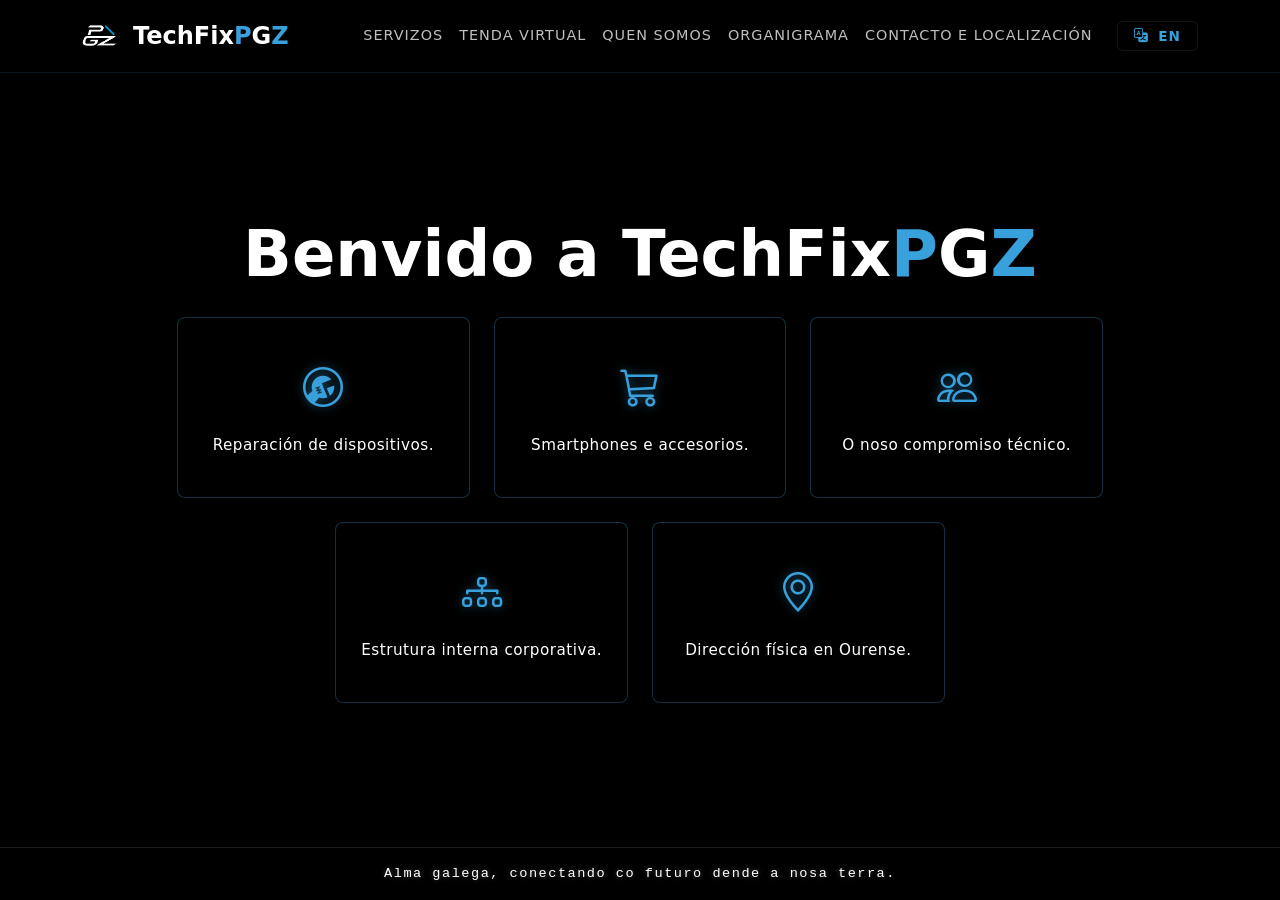
<file: index.html>
<!DOCTYPE html>
<html lang="gl">
<head>
    <meta charset="UTF-8">
    <meta name="viewport" content="width=device-width, initial-scale=1.0">
    <title>TechFixPGZ - Benvida</title>
    <link href="bootstrap.css" rel="stylesheet">
    <link rel="stylesheet" href="https://cdn.jsdelivr.net/npm/bootstrap-icons@1.11.3/font/bootstrap-icons.min.css">
    <link href="styles.css" rel="stylesheet">
    <link rel="icon" type="image/png" href="archivos/blanco_sin_fondo.png">
</head>
<body class="d-flex flex-column min-vh-100 bg-black text-white">
    <div class="page-transition-overlay" id="pageOverlay">
        <div class="spinner-neon"></div>
    </div>
    <nav class="navbar navbar-expand-lg navbar-dark navbar-custom sticky-top m-0">
        <div class="container">
            <a class="navbar-brand d-flex align-items-center" href="index.html">
                <img src="archivos/blanco_sin_fondo.png" alt="💻" width="35" height="35"
                    class="me-3 d-inline-block align-text-top nav-logo-grey">
                <span class="fw-bold text-white fs-4">
                    TechFix<span style="color: #38a1db;">P</span>G<span style="color: #38a1db;">Z</span>
                </span>
            </a>

            <button class="navbar-toggler" type="button" data-bs-toggle="collapse" data-bs-target="#navbarNav"
                aria-controls="navbarNav" aria-expanded="false" aria-label="Toggle navigation">
                <span class="navbar-toggler-icon"></span>
            </button>

            <div class="collapse navbar-collapse" id="navbarNav">
                <ul class="navbar-nav ms-auto">
                    <li class="nav-item"><a class="nav-link" href="reparacions.html">Servizos</a></li>
                    <li class="nav-item"><a class="nav-link" href="catalogo.html">Tenda Virtual</a></li>
                    <li class="nav-item"><a class="nav-link" href="compromiso.html">Quen Somos</a></li>
                    <li class="nav-item"><a class="nav-link" href="organigrama.html">Organigrama</a></li>
                    <li class="nav-item"><a class="nav-link" href="contacto.html">Contacto e Localización</a></li>
                </ul>
            </div>
        </div>
    </nav>
    <main class="flex-grow-1 d-flex flex-column justify-content-center align-items-center text-center py-5" id="inicio">
        <div class="container">
            <h1 class="display-3 fw-bold text-white mb-4">
                Benvido a TechFix<span class="neon-p flicker-blue">P</span><span
                    class="neon-g flicker-white">G</span><span class="neon-z flicker-blue">Z</span>
            </h1>
            <div class="row g-4 justify-content-center max-width-menu mx-auto">
                <div class="col-12 col-md-4 card-link-wrapper">
                    <a href="reparacions.html" class="text-decoration-none">
                        <div class="card-custom">
                            <div class="menu-icon-wrapper mb-3"><i class="bi bi-wrench-adjustable-circle"></i></div>
                            <span class="menu-link-text">Reparación de dispositivos. </span>
                        </div>
                    </a>
                </div>
                <div class="col-12 col-md-4 card-link-wrapper">
                    <a href="catalogo.html" class="text-decoration-none">
                        <div class="card-custom">
                            <div class="menu-icon-wrapper mb-3"><i class="bi bi-cart3"></i></div>
                            <span class="menu-link-text">Smartphones e accesorios.</span>
                        </div>
                    </a>
                </div>
                <div class="col-12 col-md-4 card-link-wrapper">
                    <a href="compromiso.html" class="text-decoration-none">
                        <div class="card-custom">
                            <div class="menu-icon-wrapper mb-3"><i class="bi bi-people"></i></div>
                            <span class="menu-link-text">O noso compromiso técnico.</span>
                        </div>
                    </a>
                </div>
                <div class="col-12 col-md-4 card-link-wrapper mt-md-4">
                    <a href="organigrama.html" class="text-decoration-none">
                        <div class="card-custom">
                            <div class="menu-icon-wrapper mb-3"><i class="bi bi-diagram-3"></i></div>
                            <span class="menu-link-text">Estrutura interna corporativa.</span>
                        </div>
                    </a>
                </div>
                <div class="col-12 col-md-4 card-link-wrapper mt-md-4">
                    <a href="contacto.html" class="text-decoration-none">
                        <div class="card-custom">
                            <div class="menu-icon-wrapper mb-3"><i class="bi bi-geo-alt"></i></div>
                            <span class="menu-link-text">Dirección física en Ourense.</span>
                        </div>
                    </a>
                </div>
            </div>
        </div>
    </main>
    <footer class="text-center py-3 mt-auto"
        style="background-color: #000000 !important; border-top: 1px solid #1a1a1a !important;">
        <div class="container">
            <p class="m-0 text-white tracking-wide font-monospace"
                style="text-shadow: 0 0 5px rgba(255,255,255,0.3); font-size: 0.85rem;">
                Alma galega, conectando co futuro dende a nosa terra.
            </p>
        </div>
    </footer>
    <script src="https://cdn.jsdelivr.net/npm/bootstrap@5.3.2/dist/js/bootstrap.bundle.min.js"></script>
    <script src="translator.js"></script>
    <script>
        document.addEventListener("DOMContentLoaded", function () {
            const overlay = document.getElementById('pageOverlay');
            setTimeout(() => { overlay.classList.add('fade-out'); }, 100);
        });

        document.querySelectorAll('a').forEach(link => {
            const href = link.getAttribute('href');
            if (href && !href.startsWith('#') && !link.hasAttribute('data-bs-toggle') && link.target !== '_blank') {
                link.addEventListener('click', function (e) {
                    e.preventDefault();
                    const targetUrl = this.href;
                    document.getElementById('pageOverlay').classList.remove('fade-out');
                    setTimeout(() => { window.location.href = targetUrl; }, 300);
                });
            }
        });
    </script>
</body>

</html>
</file>
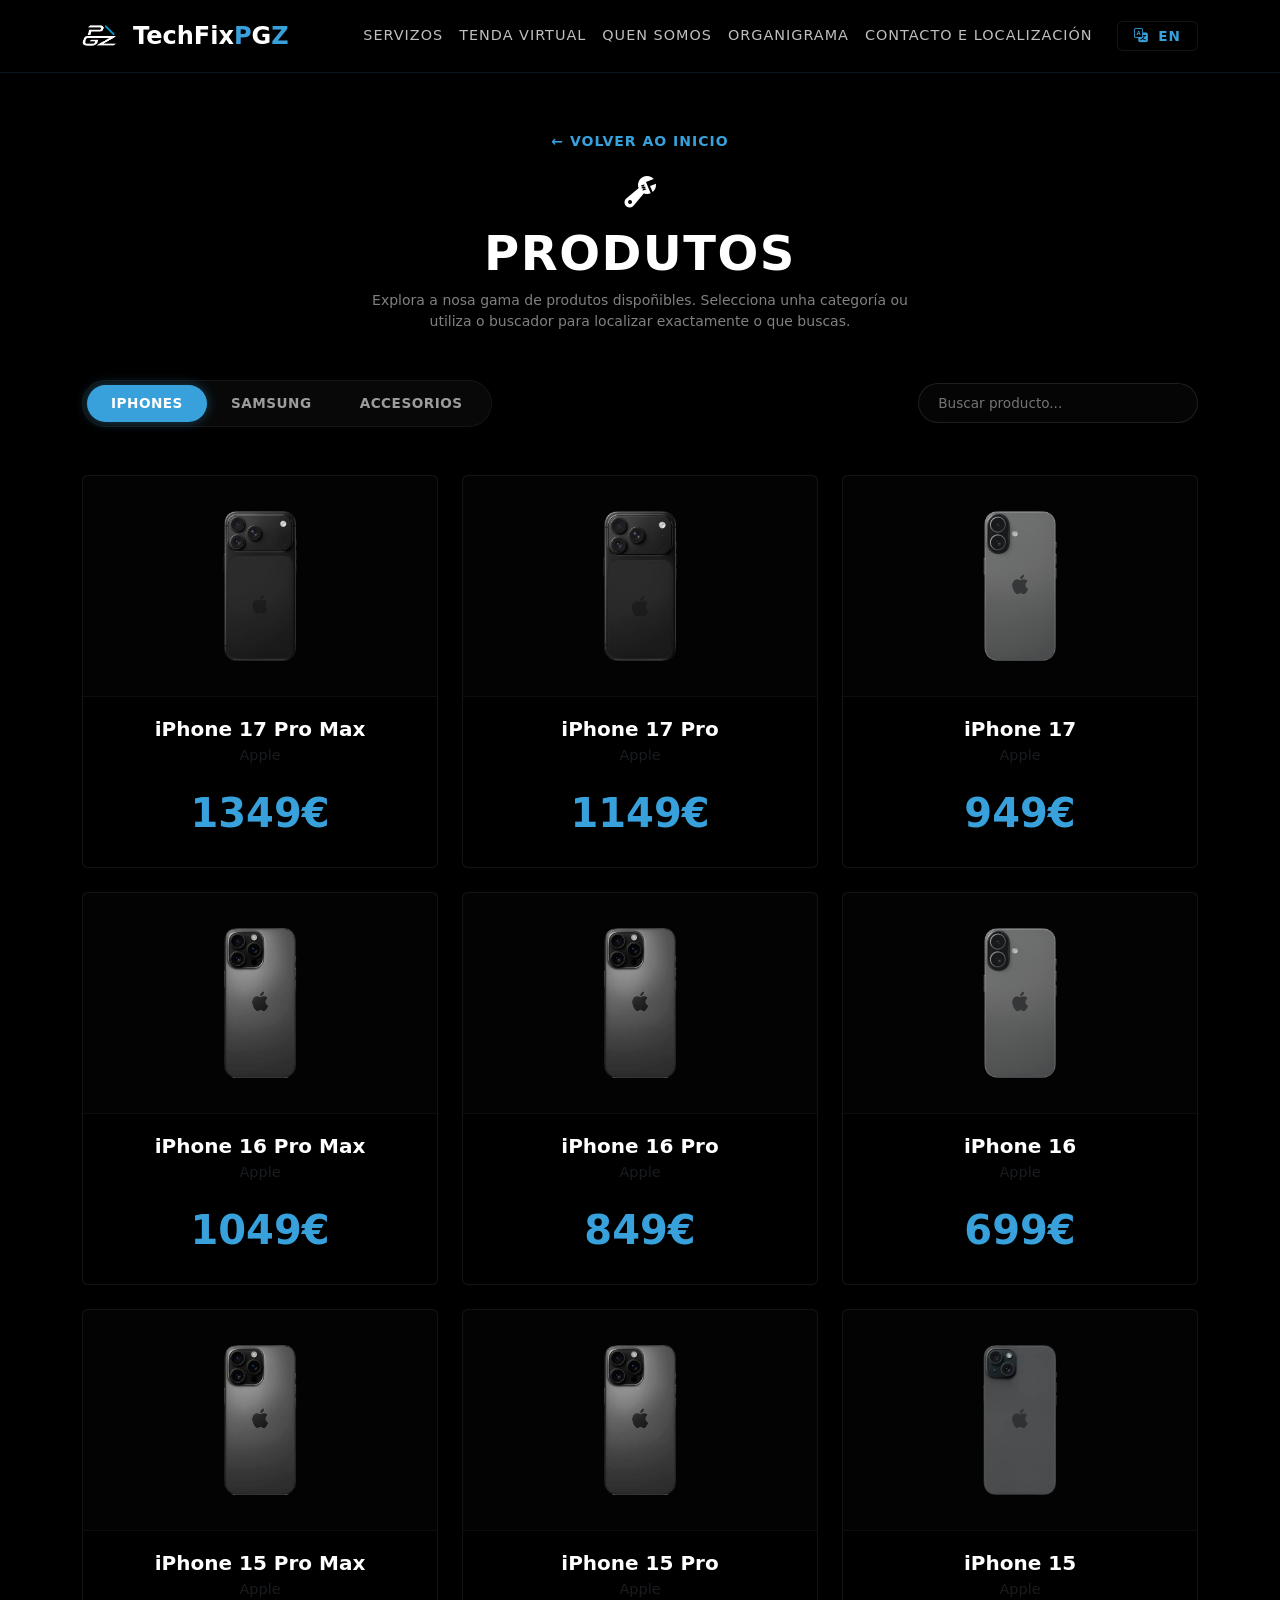
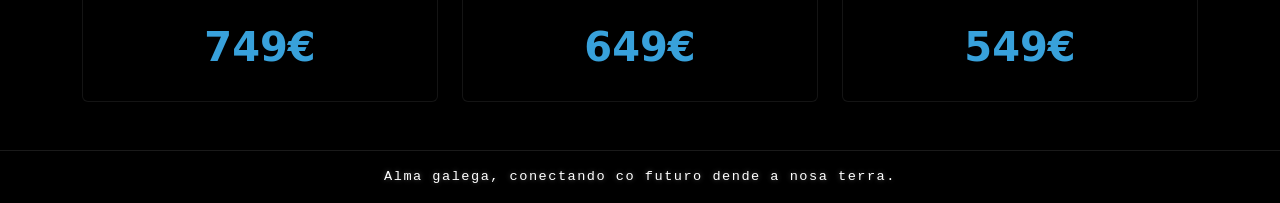
<file: catalogo.html>
<!DOCTYPE html>
<html lang="gl">
<head>
    <meta charset="UTF-8">
    <meta name="viewport" content="width=device-width, initial-scale=1.0">
    <title>TechFixPGZ - Tenda Virtual</title>
    <link href="bootstrap.css" rel="stylesheet">
    <link rel="stylesheet" href="https://cdn.jsdelivr.net/npm/bootstrap-icons@1.11.3/font/bootstrap-icons.min.css">
    <link href="styles.css" rel="stylesheet">
    <link rel="icon" type="image/png" href="archivos/blanco_sin_fondo.png">
</head>
<body class="d-flex flex-column min-vh-100 bg-black text-white">
    <div class="page-transition-overlay" id="pageOverlay"></div>
    <div class="spinner-neon"></div>
    <nav class="navbar navbar-expand-lg navbar-dark navbar-custom sticky-top m-0">
        <div class="container">
            <a class="navbar-brand d-flex align-items-center" href="index.html">
                <img src="archivos/blanco_sin_fondo.png" alt="💻" width="35" height="35"
                    class="me-3 d-inline-block align-text-top nav-logo-grey">
                <span class="fw-bold text-white fs-4">
                    TechFix<span style="color: #38a1db;">P</span>G<span style="color: #38a1db;">Z</span>
                </span>
            </a>
            <button class="navbar-toggler" type="button" data-bs-toggle="collapse" data-bs-target="#navbarNav"
                aria-controls="navbarNav" aria-expanded="false" aria-label="Toggle navigation">
                <span class="navbar-toggler-icon"></span>
            </button>
            <div class="collapse navbar-collapse" id="navbarNav">
                <ul class="navbar-nav ms-auto">
                    <li class="nav-item"><a class="nav-link" href="reparacions.html">Servizos</a></li>
                    <li class="nav-item"><a class="nav-link" href="catalogo.html">Tenda Virtual</a></li>
                    <li class="nav-item"><a class="nav-link" href="compromiso.html">Quen Somos</a></li>
                    <li class="nav-item"><a class="nav-link" href="organigrama.html">Organigrama</a></li>
                    <li class="nav-item"><a class="nav-link" href="contacto.html">Contacto e Localización</a></li>
                </ul>
            </div>
        </div>
    </nav>
    <main class="flex-grow-1">
        <header class="pt-5 pb-4 text-center">
            <div class="container py-2">
                <div class="mb-3">
                    <a href="index.html" class="text-decoration-none small"
                        style="color: #38a1db; letter-spacing: 1px; font-weight: 600;">
                        ← VOLVER AO INICIO
                    </a>
                </div>
                <div class="tech-icon mb-2">
                    <i class="bi bi-wrench-adjustable text-white fs-2"></i>
                </div>
                <h1 class="display-5 fw-bold text-white mb-2 text-uppercase tracking-wide">Produtos</h1>
                <p class="text-light-muted col-lg-6 mx-auto small">Explora a nosa gama de produtos dispoñibles.
                    Selecciona unha categoría ou utiliza o buscador para localizar exactamente o que buscas.</p>
            </div>
        </header>
        <section class="pb-5">
            <div class="container">
                <div class="d-flex flex-column flex-md-row justify-content-between align-items-center gap-3 mb-5">
                    <div class="tech-tabs">
                        <button class="tab-btn active" onclick="switchTab('iphones')">iPhones</button>
                        <button class="tab-btn" onclick="switchTab('samsung')">Samsung</button>
                        <button class="tab-btn" onclick="switchTab('accesorios')">Accesorios</button>
                    </div>
                    <div class="search-wrapper">
                        <input type="text" id="techSearch" onkeyup="runFiltering()" placeholder="Buscar producto...">
                    </div>
                </div>
                <div class="row g-4" id="catalogGrid">
                    <div class="col-12 col-md-6 col-lg-4 repair-card-item" data-category="iphones">
                        <div class="catalog-card" onclick="openDetails(this)">
                            <div class="catalog-img-wrapper d-flex justify-content-center align-items-center py-4">
                                <img src="archivos/smartphones/iphone17promax.png" alt="iPhone 17 Pro Max"
                                    class="img-fluid" style="max-height: 150px; object-fit: contain;">
                            </div>
                            <div class="catalog-body text-center pb-4">
                                <h3 class="catalog-title text-white fw-bold">iPhone 17 Pro Max</h3>
                                <p class="catalog-subtitle text-muted">Apple</p>
                                <div class="mt-3"><span class="price-value fw-bold fs-1"
                                        style="color: #38a1db;">1349€</span></div>
                            </div>
                        </div>
                    </div>
                    <div class="col-12 col-md-6 col-lg-4 repair-card-item" data-category="iphones">
                        <div class="catalog-card" onclick="openDetails(this)">
                            <div class="catalog-img-wrapper d-flex justify-content-center align-items-center py-4">
                                <img src="archivos/smartphones/iphone17pro.png" alt="iPhone 17 Pro" class="img-fluid"
                                    style="max-height: 150px; object-fit: contain;">
                            </div>
                            <div class="catalog-body text-center pb-4">
                                <h3 class="catalog-title text-white fw-bold">iPhone 17 Pro</h3>
                                <p class="catalog-subtitle text-muted">Apple</p>
                                <div class="mt-3"><span class="price-value fw-bold fs-1"
                                        style="color: #38a1db;">1149€</span></div>
                            </div>
                        </div>
                    </div>
                    <div class="col-12 col-md-6 col-lg-4 repair-card-item" data-category="iphones">
                        <div class="catalog-card" onclick="openDetails(this)">
                            <div class="catalog-img-wrapper d-flex justify-content-center align-items-center py-4">
                                <img src="archivos/smartphones/iphone17.png" alt="iPhone 17" class="img-fluid"
                                    style="max-height: 150px; object-fit: contain;">
                            </div>
                            <div class="catalog-body text-center pb-4">
                                <h3 class="catalog-title text-white fw-bold">iPhone 17</h3>
                                <p class="catalog-subtitle text-muted">Apple</p>
                                <div class="mt-3"><span class="price-value fw-bold fs-1"
                                        style="color: #38a1db;">949€</span></div>
                            </div>
                        </div>
                    </div>                    <div class="col-12 col-md-6 col-lg-4 repair-card-item" data-category="iphones">
                        <div class="catalog-card" onclick="openDetails(this)">
                            <div class="catalog-img-wrapper d-flex justify-content-center align-items-center py-4">
                                <img src="archivos/smartphones/iphone16promax.png" alt="iPhone 16 Pro Max"
                                    class="img-fluid" style="max-height: 150px; object-fit: contain;">
                            </div>
                            <div class="catalog-body text-center pb-4">
                                <h3 class="catalog-title text-white fw-bold">iPhone 16 Pro Max</h3>
                                <p class="catalog-subtitle text-muted">Apple</p>
                                <div class="mt-3"><span class="price-value fw-bold fs-1"
                                        style="color: #38a1db;">1049€</span></div>
                            </div>
                        </div>
                    </div>
                    <div class="col-12 col-md-6 col-lg-4 repair-card-item" data-category="iphones">
                        <div class="catalog-card" onclick="openDetails(this)">
                            <div class="catalog-img-wrapper d-flex justify-content-center align-items-center py-4">
                                <img src="archivos/smartphones/iphone16pro.png" alt="iPhone 16 Pro" class="img-fluid"
                                    style="max-height: 150px; object-fit: contain;">
                            </div>
                            <div class="catalog-body text-center pb-4">
                                <h3 class="catalog-title text-white fw-bold">iPhone 16 Pro</h3>
                                <p class="catalog-subtitle text-muted">Apple</p>
                                <div class="mt-3"><span class="price-value fw-bold fs-1"
                                        style="color: #38a1db;">849€</span></div>
                            </div>
                        </div>
                    </div>
                    <div class="col-12 col-md-6 col-lg-4 repair-card-item" data-category="iphones">
                        <div class="catalog-card" onclick="openDetails(this)">
                            <div class="catalog-img-wrapper d-flex justify-content-center align-items-center py-4">
                                <img src="archivos/smartphones/iphone16.png" alt="iPhone 16" class="img-fluid"
                                    style="max-height: 150px; object-fit: contain;">
                            </div>
                            <div class="catalog-body text-center pb-4">
                                <h3 class="catalog-title text-white fw-bold">iPhone 16</h3>
                                <p class="catalog-subtitle text-muted">Apple</p>
                                <div class="mt-3"><span class="price-value fw-bold fs-1"
                                        style="color: #38a1db;">699€</span></div>
                            </div>
                        </div>
                    </div>
                    <div class="col-12 col-md-6 col-lg-4 repair-card-item" data-category="iphones">
                        <div class="catalog-card" onclick="openDetails(this)">
                            <div class="catalog-img-wrapper d-flex justify-content-center align-items-center py-4">
                                <img src="archivos/smartphones/iphone15promax.png" alt="iPhone 15 Pro Max"
                                    class="img-fluid" style="max-height: 150px; object-fit: contain;">
                            </div>
                            <div class="catalog-body text-center pb-4">
                                <h3 class="catalog-title text-white fw-bold">iPhone 15 Pro Max</h3>
                                <p class="catalog-subtitle text-muted">Apple</p>
                                <div class="mt-3"><span class="price-value fw-bold fs-1"
                                        style="color: #38a1db;">749€</span></div>
                            </div>
                        </div>
                    </div>
                    <div class="col-12 col-md-6 col-lg-4 repair-card-item" data-category="iphones">
                        <div class="catalog-card" onclick="openDetails(this)">
                            <div class="catalog-img-wrapper d-flex justify-content-center align-items-center py-4">
                                <img src="archivos/smartphones/iphone15pro.png" alt="iPhone 15 Pro" class="img-fluid"
                                    style="max-height: 150px; object-fit: contain;">
                            </div>
                            <div class="catalog-body text-center pb-4">
                                <h3 class="catalog-title text-white fw-bold">iPhone 15 Pro</h3>
                                <p class="catalog-subtitle text-muted">Apple</p>
                                <div class="mt-3"><span class="price-value fw-bold fs-1"
                                        style="color: #38a1db;">649€</span></div>
                            </div>
                        </div>
                    </div>
                    <div class="col-12 col-md-6 col-lg-4 repair-card-item" data-category="iphones">
                        <div class="catalog-card" onclick="openDetails(this)">
                            <div class="catalog-img-wrapper d-flex justify-content-center align-items-center py-4">
                                <img src="archivos/smartphones/iphone15.png" alt="iPhone 15" class="img-fluid"
                                    style="max-height: 150px; object-fit: contain;">
                            </div>
                            <div class="catalog-body text-center pb-4">
                                <h3 class="catalog-title text-white fw-bold">iPhone 15</h3>
                                <p class="catalog-subtitle text-muted">Apple</p>
                                <div class="mt-3"><span class="price-value fw-bold fs-1"
                                        style="color: #38a1db;">549€</span></div>
                            </div>
                        </div>
                    </div>
                    <div class="col-12 col-md-6 col-lg-4 repair-card-item" data-category="samsung">
                        <div class="catalog-card" onclick="openDetails(this)">
                            <div class="catalog-img-wrapper d-flex justify-content-center align-items-center py-4">
                                <img src="archivos/smartphones/galaxys26ultra.png" alt="Samsung S26 Ultra"
                                    class="img-fluid" style="max-height: 150px; object-fit: contain;">
                            </div>
                            <div class="catalog-body text-center pb-4">
                                <h3 class="catalog-title text-white fw-bold">Galaxy S26 Ultra</h3>
                                <p class="catalog-subtitle text-muted">Samsung</p>
                                <div class="mt-3"><span class="price-value fw-bold fs-1"
                                        style="color: #38a1db;">1199€</span></div>
                            </div>
                        </div>
                    </div>
                    <div class="col-12 col-md-6 col-lg-4 repair-card-item" data-category="samsung">
                        <div class="catalog-card" onclick="openDetails(this)">
                            <div class="catalog-img-wrapper d-flex justify-content-center align-items-center py-4">
                                <img src="archivos/smartphones/galaxys26+.png" alt="Samsung S26+" class="img-fluid"
                                    style="max-height: 150px; object-fit: contain;">
                            </div>
                            <div class="catalog-body text-center pb-4">
                                <h3 class="catalog-title text-white fw-bold">Galaxy S26+</h3>
                                <p class="catalog-subtitle text-muted">Samsung</p>
                                <div class="mt-3"><span class="price-value fw-bold fs-1"
                                        style="color: #38a1db;">849€</span></div>
                            </div>
                        </div>
                    </div>
                    <div class="col-12 col-md-6 col-lg-4 repair-card-item" data-category="samsung">
                        <div class="catalog-card" onclick="openDetails(this)">
                            <div class="catalog-img-wrapper d-flex justify-content-center align-items-center py-4">
                                <img src="archivos/smartphones/galaxys26.png" alt="Samsung S26" class="img-fluid"
                                    style="max-height: 150px; object-fit: contain;">
                            </div>
                            <div class="catalog-body text-center pb-4">
                                <h3 class="catalog-title text-white fw-bold">Galaxy S26</h3>
                                <p class="catalog-subtitle text-muted">Samsung</p>
                                <div class="mt-3"><span class="price-value fw-bold fs-1"
                                        style="color: #38a1db;">629€</span></div>
                            </div>
                        </div>
                    </div>

                    <div class="col-12 col-md-6 col-lg-4 repair-card-item" data-category="samsung">
                        <div class="catalog-card" onclick="openDetails(this)">
                            <div class="catalog-img-wrapper d-flex justify-content-center align-items-center py-4">
                                <img src="archivos/smartphones/galaxys25ultra.png" alt="Samsung S25 Ultra"
                                    class="img-fluid" style="max-height: 150px; object-fit: contain;">
                            </div>
                            <div class="catalog-body text-center pb-4">
                                <h3 class="catalog-title text-white fw-bold">Galaxy S25 Ultra</h3>
                                <p class="catalog-subtitle text-muted">Samsung</p>
                                <div class="mt-3"><span class="price-value fw-bold fs-1"
                                        style="color: #38a1db;">850€</span></div>
                            </div>
                        </div>
                    </div>
                    <div class="col-12 col-md-6 col-lg-4 repair-card-item" data-category="samsung">
                        <div class="catalog-card" onclick="openDetails(this)">
                            <div class="catalog-img-wrapper d-flex justify-content-center align-items-center py-4">
                                <img src="archivos/smartphones/galaxys25+.png" alt="Samsung S25+" class="img-fluid"
                                    style="max-height: 150px; object-fit: contain;">
                            </div>
                            <div class="catalog-body text-center pb-4">
                                <h3 class="catalog-title text-white fw-bold">Galaxy S25+</h3>
                                <p class="catalog-subtitle text-muted">Samsung</p>
                                <div class="mt-3"><span class="price-value fw-bold fs-1"
                                        style="color: #38a1db;">549€</span></div>
                            </div>
                        </div>
                    </div>
                    <div class="col-12 col-md-6 col-lg-4 repair-card-item" data-category="samsung">
                        <div class="catalog-card" onclick="openDetails(this)">
                            <div class="catalog-img-wrapper d-flex justify-content-center align-items-center py-4">
                                <img src="archivos/smartphones/galaxys25.png" alt="Samsung S25" class="img-fluid"
                                    style="max-height: 150px; object-fit: contain;">
                            </div>
                            <div class="catalog-body text-center pb-4">
                                <h3 class="catalog-title text-white fw-bold">Galaxy S25</h3>
                                <p class="catalog-subtitle text-muted">Samsung</p>
                                <div class="mt-3"><span class="price-value fw-bold fs-1"
                                        style="color: #38a1db;">389€</span></div>
                            </div>
                        </div>
                    </div>
                    <div class="col-12 col-md-6 col-lg-4 repair-card-item" data-category="samsung">
                        <div class="catalog-card" onclick="openDetails(this)">
                            <div class="catalog-img-wrapper d-flex justify-content-center align-items-center py-4">
                                <img src="archivos/smartphones/galaxys24ultra.png" alt="Samsung S24 Ultra"
                                    class="img-fluid" style="max-height: 150px; object-fit: contain;">
                            </div>
                            <div class="catalog-body text-center pb-4">
                                <h3 class="catalog-title text-white fw-bold">Galaxy S24 Ultra</h3>
                                <p class="catalog-subtitle text-muted">Samsung</p>
                                <div class="mt-3"><span class="price-value fw-bold fs-1"
                                        style="color: #38a1db;">569€</span></div>
                            </div>
                        </div>
                    </div>
                    <div class="col-12 col-md-6 col-lg-4 repair-card-item" data-category="samsung">
                        <div class="catalog-card" onclick="openDetails(this)">
                            <div class="catalog-img-wrapper d-flex justify-content-center align-items-center py-4">
                                <img src="archivos/smartphones/galaxys24+.png" alt="Samsung S24+" class="img-fluid"
                                    style="max-height: 150px; object-fit: contain;">
                            </div>
                            <div class="catalog-body text-center pb-4">
                                <h3 class="catalog-title text-white fw-bold">Galaxy S24+</h3>
                                <p class="catalog-subtitle text-muted">Samsung</p>
                                <div class="mt-3"><span class="price-value fw-bold fs-1"
                                        style="color: #38a1db;">419€</span></div>
                            </div>
                        </div>
                    </div>
                    <div class="col-12 col-md-6 col-lg-4 repair-card-item" data-category="samsung">
                        <div class="catalog-card" onclick="openDetails(this)">
                            <div class="catalog-img-wrapper d-flex justify-content-center align-items-center py-4">
                                <img src="archivos/smartphones/galaxys24.png" alt="Samsung S24" class="img-fluid"
                                    style="max-height: 150px; object-fit: contain;">
                            </div>
                            <div class="catalog-body text-center pb-4">
                                <h3 class="catalog-title text-white fw-bold">Galaxy S24</h3>
                                <p class="catalog-subtitle text-muted">Samsung</p>
                                <div class="mt-3"><span class="price-value fw-bold fs-1"
                                        style="color: #38a1db;">319€</span></div>
                            </div>
                        </div>
                    </div>
                    <div class="col-12 col-md-6 col-lg-4 repair-card-item" data-category="accesorios">
                        <div class="catalog-card" onclick="openDetails(this)">
                            <div class="catalog-img-wrapper d-flex justify-content-center align-items-center py-4">
                                <img src="archivos/accesorios/funda.png" alt="Funda" class="img-fluid"
                                    style="max-height: 150px; object-fit: contain;">
                            </div>
                            <div class="catalog-body text-center pb-4">
                                <h3 class="catalog-title text-white fw-bold">Funda Transparente</h3>
                                <p class="catalog-subtitle text-muted">Protección anti-impactos</p>
                                <div class="mt-3"><span class="price-value fw-bold fs-1"
                                        style="color: #38a1db;">16,99€</span></div>
                            </div>
                        </div>
                    </div>
                    <div class="col-12 col-md-6 col-lg-4 repair-card-item" data-category="accesorios">
                        <div class="catalog-card" onclick="openDetails(this)">
                            <div class="catalog-img-wrapper d-flex justify-content-center align-items-center py-4">
                                <img src="archivos/accesorios/cabezal.png" alt="Cargador" class="img-fluid"
                                    style="max-height: 150px; object-fit: contain;">
                            </div>
                            <div class="catalog-body text-center pb-4">
                                <h3 class="catalog-title text-white fw-bold">Cargador 20W</h3>
                                <p class="catalog-subtitle text-muted">Adaptador 20W USB-C</p>
                                <div class="mt-3"><span class="price-value fw-bold fs-1"
                                        style="color: #38a1db;">10,99€</span></div>
                            </div>
                        </div>
                    </div>
                    <div class="col-12 col-md-6 col-lg-4 repair-card-item" data-category="accesorios">
                        <div class="catalog-card" onclick="openDetails(this)">
                            <div class="catalog-img-wrapper d-flex justify-content-center align-items-center py-4">
                                <img src="archivos/accesorios/tipolighning.png" alt="Cargador" class="img-fluid"
                                    style="max-height: 150px; object-fit: contain;">
                            </div>
                            <div class="catalog-body text-center pb-4">
                                <h3 class="catalog-title text-white fw-bold">Cable Lightning</h3>
                                <p class="catalog-subtitle text-muted">Carga eficiente e sincronización rápida</p>
                                <div class="mt-3"><span class="price-value fw-bold fs-1"
                                        style="color: #38a1db;">6,99€</span></div>
                            </div>
                        </div>
                    </div>
                    <div class="col-12 col-md-6 col-lg-4 repair-card-item" data-category="accesorios">
                        <div class="catalog-card" onclick="openDetails(this)">
                            <div class="catalog-img-wrapper d-flex justify-content-center align-items-center py-4">
                                <img src="archivos/accesorios/tipoc.png" alt="Cargador" class="img-fluid"
                                    style="max-height: 150px; object-fit: contain;">
                            </div>
                            <div class="catalog-body text-center pb-4">
                                <h3 class="catalog-title text-white fw-bold">Cable USB-C</h3>
                                <p class="catalog-subtitle text-muted">Carga eficiente e sincronización rápida</p>
                                <div class="mt-3"><span class="price-value fw-bold fs-1"
                                        style="color: #38a1db;">6,99€</span></div>
                            </div>
                        </div>
                    </div>
                </div>
                <div id="noResults" class="text-center mt-5 text-light-muted small" style="display: none;">
                    Non se atoparon produtos que coincidan coa túa busca.
                </div>

            </div>
        </section>
    </main>
    <div class="modal fade" id="repairModal" tabindex="-1" aria-hidden="true">
        <div class="modal-dialog modal-dialog-centered">
            <div class="modal-content custom-modal-content" id="modalDynamicContent"></div>
        </div>
    </div>
    <div class="toast-container position-fixed bottom-0 end-0 p-3" style="z-index: 1055;">
        <div id="techToast" class="toast custom-toast" role="alert" data-bs-delay="6000">
            <div class="toast-header border-0 bg-transparent text-white pb-0 justify-content-between">
                <i class="bi bi-check-circle-fill" style="color: #38a1db;"></i>
                <strong class="me-auto text-uppercase">Solicitude Completada</strong>
                <button type="button" class="btn-close btn-close-white" data-bs-dismiss="toast"></button>
            </div>
            <div class="toast-body text-light-muted" id="toastMessage"></div>
        </div>
    </div>
    <footer class="text-center py-3 mt-auto"
        style="background-color: #000000 !important; border-top: 1px solid #1a1a1a !important;">
        <div class="container">
            <p class="m-0 text-white tracking-wide font-monospace"
                style="text-shadow: 0 0 5px rgba(255,255,255,0.3); font-size: 0.85rem;">
                Alma galega, conectando co futuro dende a nosa terra.
            </p>
        </div>
    </footer>
    <script src="https://cdn.jsdelivr.net/npm/bootstrap@5.3.2/dist/js/bootstrap.bundle.min.js"></script>
    <script src="translator.js"></script>
    <script>
        let currentCategory = 'iphones';
        let myModal;
        let selectedService = {};

        document.addEventListener("DOMContentLoaded", function () {
            myModal = new bootstrap.Modal(document.getElementById('repairModal'));
            document.getElementById('pageOverlay').classList.add('fade-out');
            runFiltering();
        });
        function switchTab(category) {
            currentCategory = category;
            // Actualiza el estado visual de los botones (busca botones que tengan la categoría en su onclick)
            document.querySelectorAll('.tab-btn').forEach(btn => {
                btn.classList.toggle('active', btn.getAttribute('onclick').includes(category));
            });
            runFiltering();
        }
        function runFiltering() {
            const query = document.getElementById('techSearch').value.toLowerCase();
            const cards = document.querySelectorAll('.repair-card-item');
            let visibleCounter = 0;

            cards.forEach(card => {
                const cardCategory = card.getAttribute('data-category');
                const isCorrectCategory = (cardCategory === currentCategory);
                const isSearchMatch = card.innerText.toLowerCase().includes(query);

                if (isCorrectCategory && isSearchMatch) {
                    card.style.display = 'block';
                    visibleCounter++;
                } else {
                    card.style.display = 'none';
                }
            });

            const noResults = document.getElementById('noResults');
            if (noResults) {
                noResults.style.display = (visibleCounter > 0) ? 'none' : 'block';
            }
        }
        function openDetails(cardElement) {
            if (!myModal) myModal = new bootstrap.Modal(document.getElementById('repairModal'));

            const title = cardElement.querySelector('.catalog-title').innerText;
            const price = cardElement.querySelector('.price-value').innerText;
            const imgSrc = cardElement.querySelector('img').getAttribute('src');

            selectedService = {
                title: title,
                subtitle: cardElement.querySelector('.catalog-subtitle').innerText,
                price: price,
                imgSrc: imgSrc,
                // Definimos qué productos NECESITAN configuración de GB y Color
                needsConfig: (title.toLowerCase().includes("iphone") || title.toLowerCase().includes("galaxy")),
                isCase: (title.toLowerCase().includes("funda"))
            };

            if (selectedService.isCase) {
                renderModalFunda();
            } else if (selectedService.needsConfig) {
                // Solo entra aquí si es iPhone o Galaxy
                renderModalStep1(selectedService.price, selectedService.imgSrc);
            } else {
                // Cualquier otra cosa (Cargador, Cable, etc.) va directo al formulario
                confirmService();
            }
            myModal.show();
        }
        function renderModalStep1(basePrice, imgSrc) {
            document.getElementById('modalDynamicContent').innerHTML = `
            <div class="modal-header border-0"><button class="btn-close btn-close-white" data-bs-dismiss="modal"></button></div>
            <div class="modal-body text-center text-white">
                <img src="${imgSrc}" class="img-fluid mb-4" style="max-height: 200px; width: auto; object-fit: contain; border-radius: 8px;">
                <h4 class="mb-3">Configuración de ${selectedService.title}</h4>
                <select id="storageSelect" class="form-select bg-dark text-white mb-2" onchange="updatePrice('${basePrice.replace('€', '')}')">
                    <option value="1">128GB</option>
                    <option value="1.1">256GB</option>
                    <option value="1.2">512GB</option>
                </select>
                <select id="colorSelect" class="form-select bg-dark text-white mb-3">
                    <option value="Negro Estelar">Negro Estelar</option>
                    <option value="Prata">Prata</option>
                    <option value="Azul Titanio">Azul Titanio</option>
                    <option value="Branco Puro">Branco Puro</option>
                </select>
                <div class="fs-2 fw-bold mb-3" id="displayPrice" style="color: #38a1db;">${basePrice}</div>
                <button class="btn btn-action-tech w-100 py-2" onclick="confirmService()">Solicitar Dispositivo</button>
            </div>
        `;
        }
        function renderModalFunda() {
            // 1. Buscamos todos los títulos de los smartphones en el catálogo
            // Filtramos solo los que son 'iphones' o 'samsung' para no incluir accesorios
            const phoneCards = document.querySelectorAll('.repair-card-item[data-category="iphones"], .repair-card-item[data-category="samsung"]');
            let optionsHtml = '';
            phoneCards.forEach(card => {
                const title = card.querySelector('.catalog-title').innerText;
                optionsHtml += `<option value="${title}">${title}</option>`;
            });
            // 2. Renderizamos el modal con esos modelos
            document.getElementById('modalDynamicContent').innerHTML = `
        <div class="modal-header border-0"><button class="btn-close btn-close-white" data-bs-dismiss="modal"></button></div>
        <div class="modal-body text-center text-white">
            <img src="${selectedService.imgSrc}" class="img-fluid mb-4" style="max-height: 200px; width: auto; object-fit: contain;">
            <h4>Selecciona o teu modelo</h4>
            <select id="phoneModelSelect" class="form-select bg-dark text-white mb-3">
                ${optionsHtml}
            </select>
            <button class="btn btn-action-tech w-100" onclick="confirmService()">Solicitar Funda</button>
        </div>
    `;
        }
        function updatePrice(basePrice) {
            const multiplier = document.getElementById('storageSelect').value;
            const newPrice = Math.round(basePrice * multiplier);
            document.getElementById('displayPrice').innerText = newPrice + "€";
        }
        function confirmService() {
            document.getElementById('modalDynamicContent').innerHTML = `
            <div class="modal-header border-0 pb-0"><button type="button" class="btn-close btn-close-white" data-bs-dismiss="modal"></button></div>
            <div class="modal-body pt-0">
                <h3 class="h5 fw-bold text-white text-uppercase text-center mb-4">Finalizar Pedido</h3>
                <form onsubmit="sendContactData(event)">
                    <div class="mb-2"><label class="form-label text-white small">Nome completo *</label><input type="text" class="form-control bg-dark text-white border-0" id="clientName" required></div>
                    <div class="mb-2"><label class="form-label text-white small">Enderezo de entrega *</label><input type="text" class="form-control bg-dark text-white border-0" id="clientAddress" required></div>
                    <div class="mb-3"><label class="form-label text-white small">Teléfono de contacto *</label><input type="tel" class="form-control bg-dark text-white border-0" id="clientPhone" required></div>
                    <button type="submit" class="btn btn-action-tech w-100 py-3 fw-bold text-uppercase">Confirmar Compra</button>
                </form>
            </div>
        `;
        }
        function sendContactData(event) {
            event.preventDefault();
            myModal.hide();
            document.getElementById('toastMessage').innerHTML = "Solicitude recibida correctamente. Contactaremos contigo.";
            bootstrap.Toast.getOrCreateInstance(document.getElementById('techToast')).show();
        }
    </script>
</body>
</html>
</file>
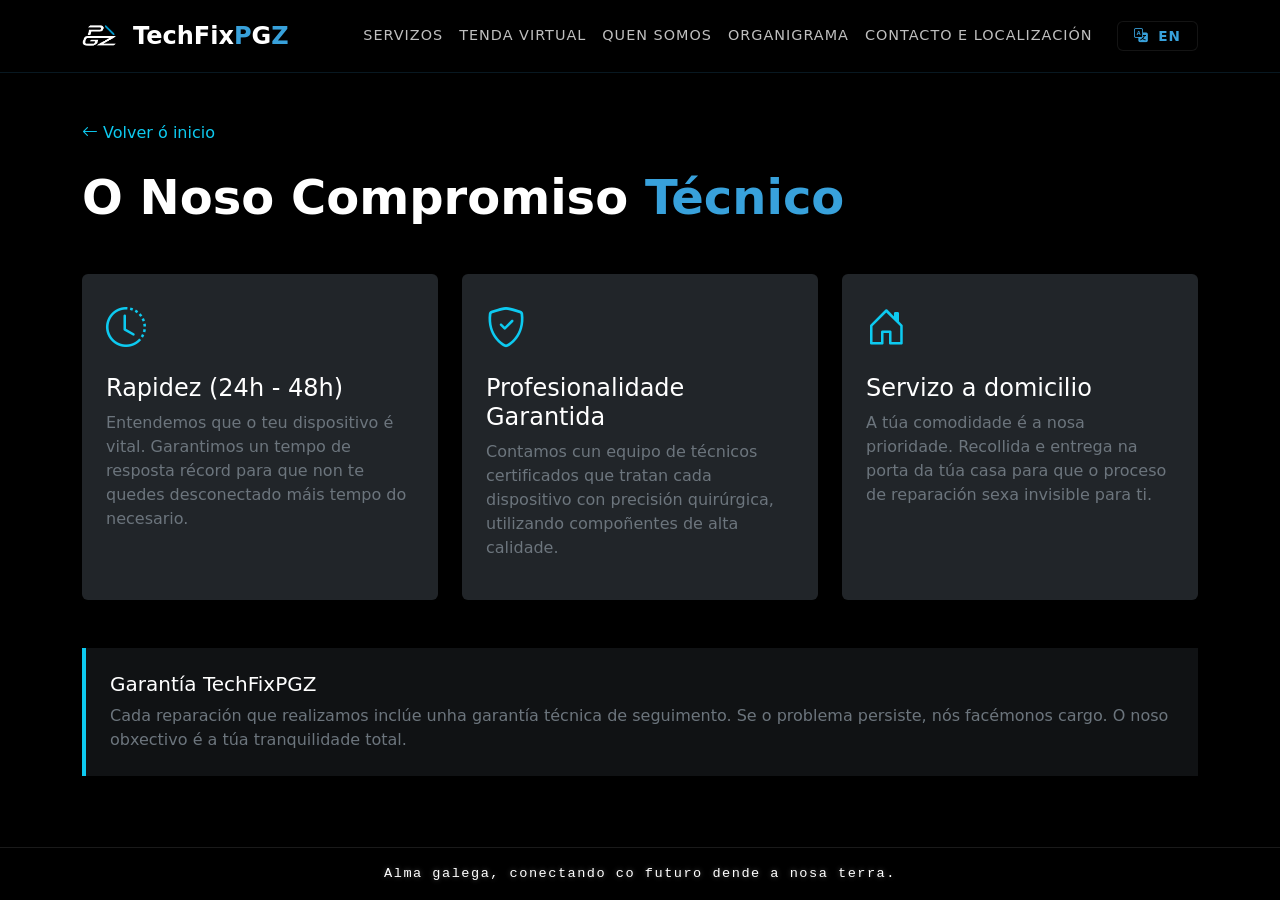
<file: compromiso.html>
<!DOCTYPE html>
<html lang="gl">
<head>
    <meta charset="UTF-8">
    <meta name="viewport" content="width=device-width, initial-scale=1.0">
    <title>Compromiso Técnico - TechFixPGZ</title>
    <link href="bootstrap.css" rel="stylesheet">
    <link rel="stylesheet" href="https://cdn.jsdelivr.net/npm/bootstrap-icons@1.11.3/font/bootstrap-icons.min.css">
    <link href="styles.css" rel="stylesheet">
    <link rel="icon" type="image/png" href="archivos/blanco_sin_fondo.png">
</head>
<body class="d-flex flex-column min-vh-100 bg-black text-white">

    <div class="page-transition-overlay" id="pageOverlay">
        <div class="spinner-neon"></div>
    </div>
    <nav class="navbar navbar-expand-lg navbar-dark navbar-custom sticky-top m-0">
        <div class="container">
            <a class="navbar-brand d-flex align-items-center" href="index.html">
                <img src="archivos/blanco_sin_fondo.png" alt="💻" width="35" height="35"
                    class="me-3 d-inline-block align-text-top nav-logo-grey">
                <span class="fw-bold text-white fs-4">
                    TechFix<span style="color: #38a1db;">P</span>G<span style="color: #38a1db;">Z</span>
                </span>
            </a>

            <button class="navbar-toggler" type="button" data-bs-toggle="collapse" data-bs-target="#navbarNav"
                aria-controls="navbarNav" aria-expanded="false" aria-label="Toggle navigation">
                <span class="navbar-toggler-icon"></span>
            </button>

            <div class="collapse navbar-collapse" id="navbarNav">
                <ul class="navbar-nav ms-auto">
                    <li class="nav-item"><a class="nav-link" href="reparacions.html">Servizos</a></li>
                    <li class="nav-item"><a class="nav-link" href="catalogo.html">Tenda Virtual</a></li>
                    <li class="nav-item"><a class="nav-link" href="compromiso.html">Quen Somos</a></li>
                    <li class="nav-item"><a class="nav-link" href="organigrama.html">Organigrama</a></li>
                    <li class="nav-item"><a class="nav-link" href="contacto.html">Contacto e Localización</a></li>
                </ul>
            </div>
        </div>
    </nav>
    <main class="container py-5">
        <a href="index.html" class="text-info text-decoration-none mb-4 d-inline-block">
            <i class="bi bi-arrow-left"></i> Volver ó inicio
        </a>
        <h1 class="text-white fw-bold mb-5 display-5">O Noso Compromiso <span style="color: #38a1db;">Técnico</span>
        </h1>
        <div class="row g-4">
            <div class="col-md-6 col-lg-4">
                <div class="card bg-dark border-0 p-4 h-100 shadow-neon">
                    <i class="bi bi-clock-history fs-1 text-info mb-3"></i>
                    <h4 class="text-white">Rapidez (24h - 48h)</h4>
                    <p class="text-secondary">Entendemos que o teu dispositivo é vital. Garantimos un tempo de resposta
                        récord para que non te quedes desconectado máis tempo do necesario.</p>
                </div>
            </div>
            <div class="col-md-6 col-lg-4">
                <div class="card bg-dark border-0 p-4 h-100 shadow-neon">
                    <i class="bi bi-shield-check fs-1 text-info mb-3"></i>
                    <h4 class="text-white">Profesionalidade Garantida</h4>
                    <p class="text-secondary">Contamos cun equipo de técnicos certificados que tratan cada dispositivo
                        con precisión quirúrgica, utilizando compoñentes de alta calidade.</p>
                </div>
            </div>
            <div class="col-md-6 col-lg-4">
                <div class="card bg-dark border-0 p-4 h-100 shadow-neon">
                    <i class="bi bi-house-door fs-1 text-info mb-3"></i>
                    <h4 class="text-white">Servizo a domicilio</h4>
                    <p class="text-secondary">A túa comodidade é a nosa prioridade. Recollida e entrega na porta da túa
                        casa para que o proceso de reparación sexa invisible para ti.</p>
                </div>
            </div>
        </div>
        <div class="mt-5 p-4 border-start border-info border-4 bg-dark bg-opacity-50">
            <h5 class="text-white">Garantía TechFixPGZ</h5>
            <p class="text-secondary mb-0">Cada reparación que realizamos inclúe unha garantía técnica de seguimento. Se
                o problema persiste, nós facémonos cargo. O noso obxectivo é a túa tranquilidade total.</p>
        </div>
    </main>
    <footer class="text-center py-3 mt-auto"
        style="background-color: #000000 !important; border-top: 1px solid #1a1a1a !important;">
        <div class="container">
            <p class="m-0 text-white tracking-wide font-monospace"
                style="text-shadow: 0 0 5px rgba(255,255,255,0.3); font-size: 0.85rem;">
                Alma galega, conectando co futuro dende a nosa terra.
            </p>
        </div>
    </footer>
    <script src="https://cdn.jsdelivr.net/npm/bootstrap@5.3.2/dist/js/bootstrap.bundle.min.js"></script>
    <script src="translator.js"></script>
    <script>
        document.addEventListener("DOMContentLoaded", () => {
            document.getElementById('pageOverlay').classList.add('fade-out');
        });
    </script>
</body>

</html>
</file>
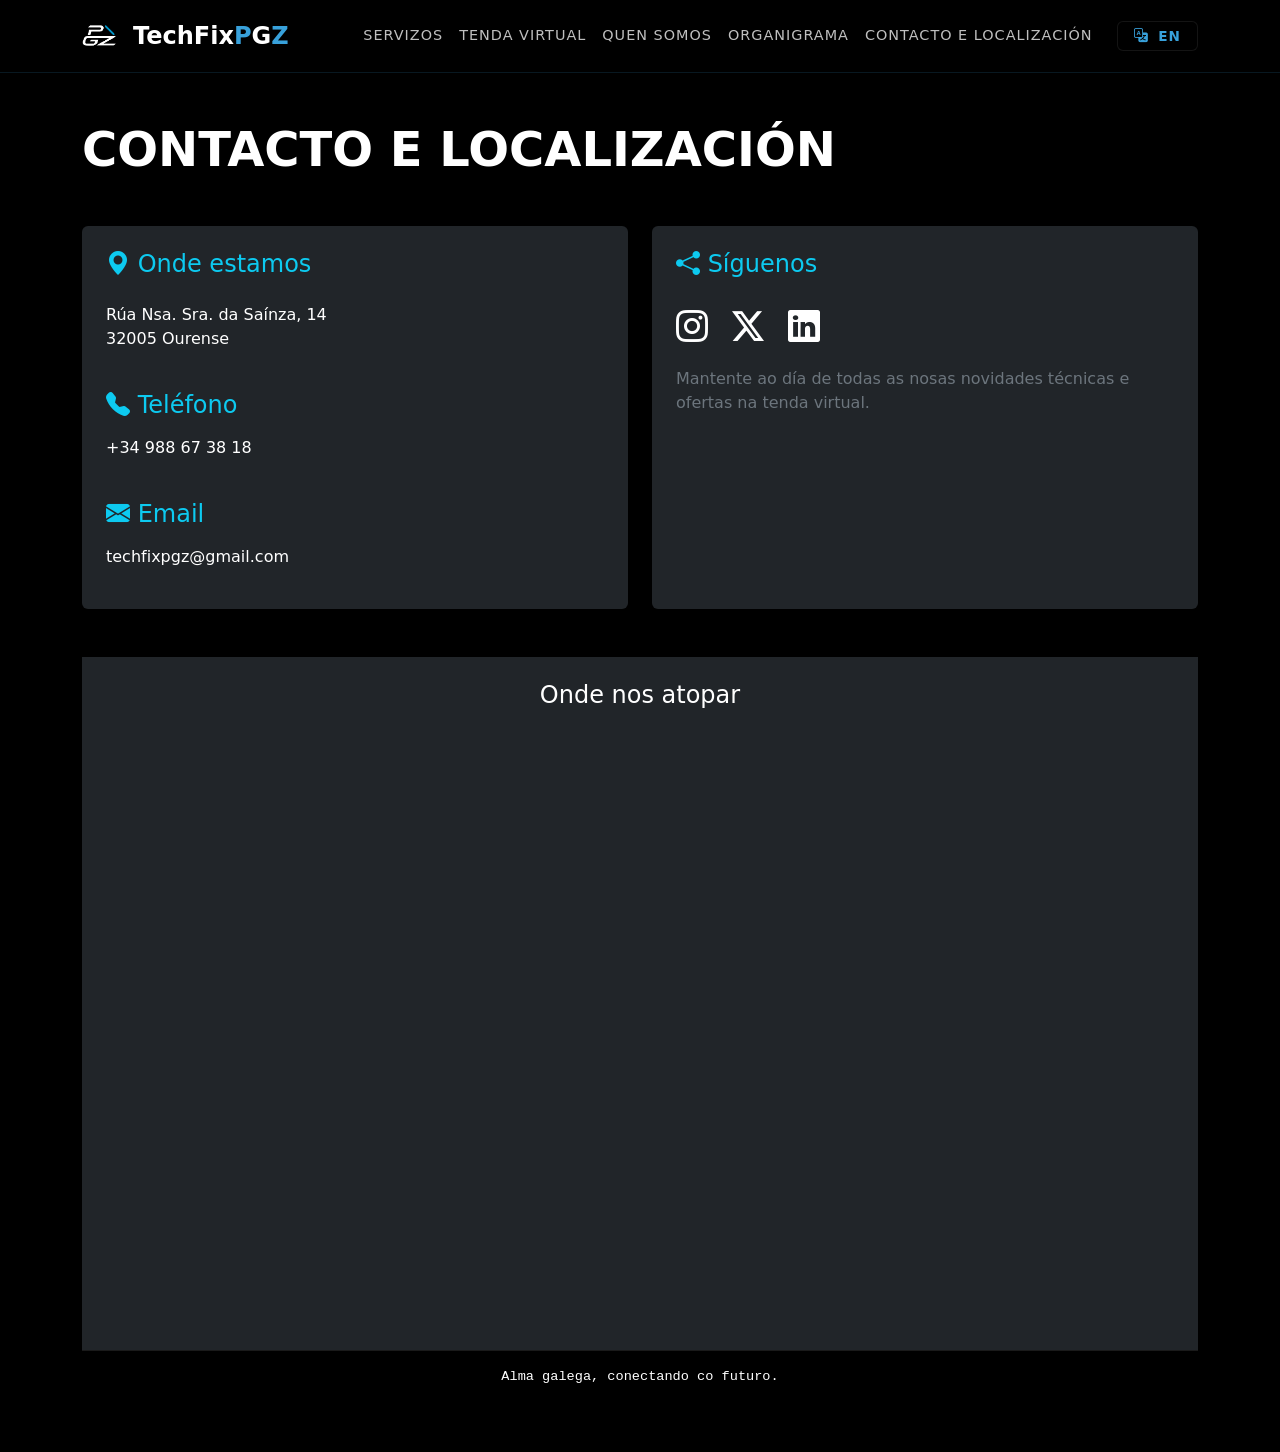
<file: contacto.html>
<!DOCTYPE html>
<html lang="gl">
<head>
    <meta charset="UTF-8">
    <meta name="viewport" content="width=device-width, initial-scale=1.0">
    <title>Contacto - TechFixPGZ</title>
    <link href="bootstrap.css" rel="stylesheet">
    <link rel="stylesheet" href="https://cdn.jsdelivr.net/npm/bootstrap-icons@1.11.3/font/bootstrap-icons.min.css">
    <link href="styles.css" rel="stylesheet">
    <link rel="icon" type="image/png" href="archivos/blanco_sin_fondo.png">
</head>
<body class="d-flex flex-column min-vh-100 bg-black text-white">
    <div class="page-transition-overlay" id="pageOverlay">
        <div class="spinner-neon"></div>
    </div>
    <nav class="navbar navbar-expand-lg navbar-dark navbar-custom sticky-top m-0">
        <div class="container">
            <a class="navbar-brand d-flex align-items-center" href="index.html">
                <img src="archivos/blanco_sin_fondo.png" alt="💻" width="35" height="35"
                    class="me-3 d-inline-block align-text-top nav-logo-grey">
                <span class="fw-bold text-white fs-4">
                    TechFix<span style="color: #38a1db;">P</span>G<span style="color: #38a1db;">Z</span>
                </span>
            </a>
            <button class="navbar-toggler" type="button" data-bs-toggle="collapse" data-bs-target="#navbarNav"
                aria-controls="navbarNav" aria-expanded="false" aria-label="Toggle navigation">
                <span class="navbar-toggler-icon"></span>
            </button>

            <div class="collapse navbar-collapse" id="navbarNav">
                <ul class="navbar-nav ms-auto">
                    <li class="nav-item"><a class="nav-link" href="reparacions.html">Servizos</a></li>
                    <li class="nav-item"><a class="nav-link" href="catalogo.html">Tenda Virtual</a></li>
                    <li class="nav-item"><a class="nav-link" href="compromiso.html">Quen Somos</a></li>
                    <li class="nav-item"><a class="nav-link" href="organigrama.html">Organigrama</a></li>
                    <li class="nav-item"><a class="nav-link" href="contacto.html">Contacto e Localización</a></li>
                </ul>
            </div>
        </div>
    </nav>
    <main class="container py-5">
        <h1 class="text-white fw-bold mb-5 display-5 text-uppercase">Contacto e Localización</h1>
        <div class="row g-4">
            <div class="col-md-6">
                <div class="card bg-dark border-0 p-4 shadow-neon h-100">
                    <h4 class="text-info mb-4"><i class="bi bi-geo-alt-fill"></i> Onde estamos</h4>
                    <p class="text-white">Rúa Nsa. Sra. da Saínza, 14<br>32005 Ourense</p>

                    <h4 class="text-info mt-4 mb-3"><i class="bi bi-telephone-fill"></i> Teléfono</h4>
                    <p class="text-white">+34 988 67 38 18</p>

                    <h4 class="text-info mt-4 mb-3"><i class="bi bi-envelope-fill"></i> Email</h4>
                    <p class="text-white">techfixpgz@gmail.com</p>
                </div>
            </div>
            <div class="col-md-6">
                <div class="card bg-dark border-0 p-4 shadow-neon h-100">
                    <h4 class="text-info mb-4"><i class="bi bi-share-fill"></i> Síguenos</h4>
                    <div class="d-flex gap-4 fs-2">
                        <a href="#" class="text-white"><i class="bi bi-instagram"></i></a>
                        <a href="#" class="text-white"><i class="bi bi-twitter-x"></i></a>
                        <a href="#" class="text-white"><i class="bi bi-linkedin"></i></a>
                    </div>
                    <p class="text-secondary mt-3">Mantente ao día de todas as nosas novidades técnicas e ofertas na
                        tenda virtual.</p>
                </div>
            </div>
        </div>
        <div class="mt-5 p-4 bg-dark text-center shadow-neon">
            <h4 class="text-white mb-3">Onde nos atopar</h4>
            <div class="ratio ratio-16x9">
                <iframe
                    src="https://www.google.com/maps/embed?pb=!1m18!1m12!1m3!1d3541.059586793479!2d-7.864634223326847!3d42.32967037119571!2m3!1f0!2f0!3f0!3m2!1i1024!2i768!4f13.1!3m3!1m2!1s0xd2ffed011c945a1%3A0x3d4a3cd3cf0ebfdb!2sSupermercados%20Gadis!5e1!3m2!1ses!2ses!4v1780614266774!5m2!1ses!2ses"
                    style="border:0;" allowfullscreen="" loading="lazy" referrerpolicy="no-referrer-when-downgrade">
                </iframe>
            </div>
        </div>
        <footer class="text-center py-3 mt-auto"
            style="background-color: #000000 !important; border-top: 1px solid #1a1a1a !important;">
            <div class="container">
                <p class="m-0 text-white font-monospace" style="font-size: 0.85rem;">Alma galega, conectando co futuro.
                </p>
            </div>
        </footer>
        <script src="https://cdn.jsdelivr.net/npm/bootstrap@5.3.2/dist/js/bootstrap.bundle.min.js"></script>
        <script src="translator.js"></script>
        <script>
            document.addEventListener("DOMContentLoaded", () => {
                document.getElementById('pageOverlay').classList.add('fade-out');
            });
        </script>
</body>
</html>
</file>
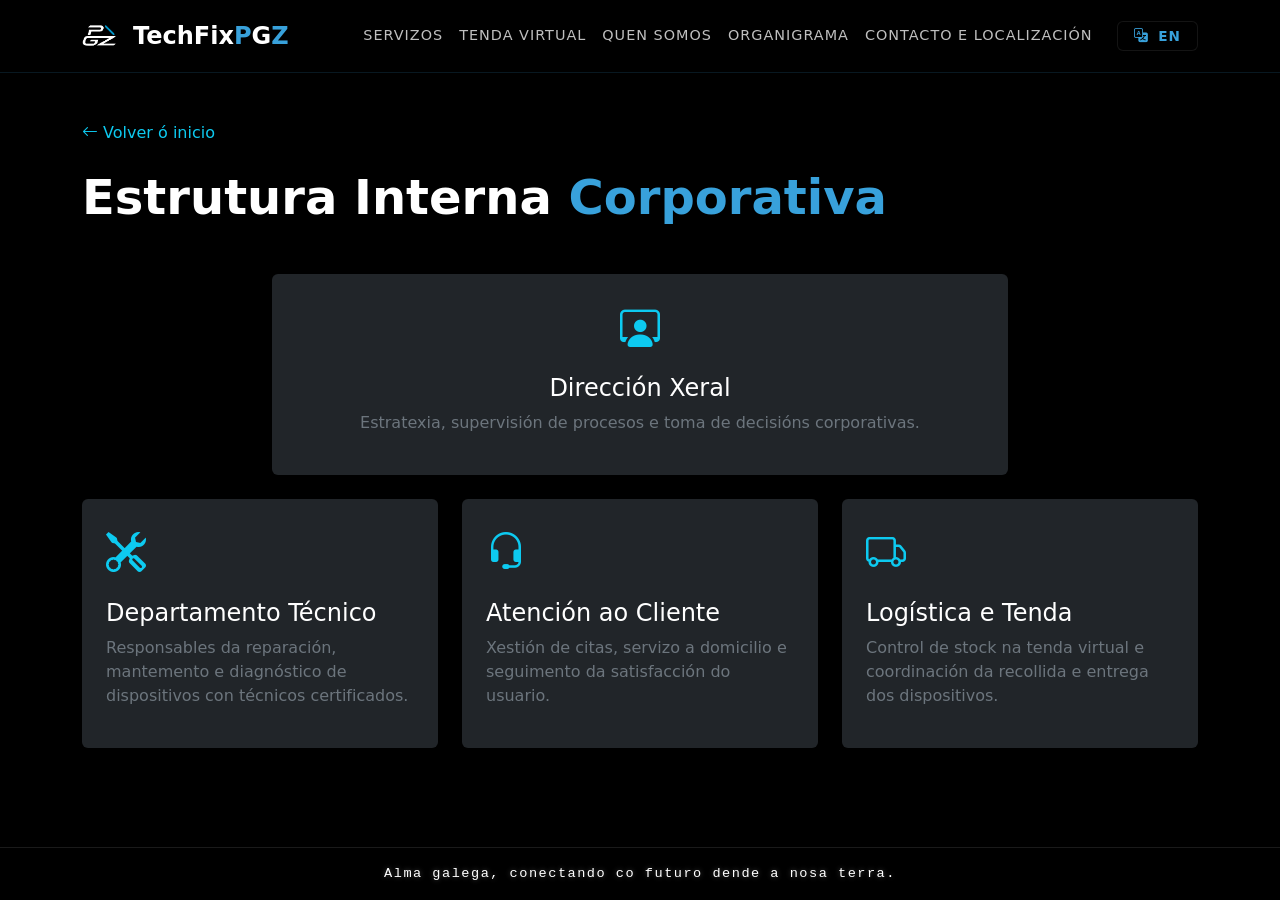
<file: organigrama.html>
<!DOCTYPE html>
<html lang="gl">
<head>
    <meta charset="UTF-8">
    <meta name="viewport" content="width=device-width, initial-scale=1.0">
    <title>TechFixPGZ - Organigrama</title>
    <link href="bootstrap.css" rel="stylesheet">
    <link rel="stylesheet" href="https://cdn.jsdelivr.net/npm/bootstrap-icons@1.11.3/font/bootstrap-icons.min.css">
    <link href="styles.css" rel="stylesheet">
    <link rel="icon" type="image/png" href="archivos/blanco_sin_fondo.png">
</head>
<body class="d-flex flex-column min-vh-100 bg-black text-white">
    <div class="page-transition-overlay" id="pageOverlay">
        <div class="spinner-neon"></div>
    </div>
    <nav class="navbar navbar-expand-lg navbar-dark navbar-custom sticky-top m-0">
        <div class="container">
            <a class="navbar-brand d-flex align-items-center" href="index.html">
                <img src="archivos/blanco_sin_fondo.png" alt="💻" width="35" height="35"
                    class="me-3 d-inline-block align-text-top nav-logo-grey">
                <span class="fw-bold text-white fs-4">
                    TechFix<span style="color: #38a1db;">P</span>G<span style="color: #38a1db;">Z</span>
                </span>
            </a>
            <button class="navbar-toggler" type="button" data-bs-toggle="collapse" data-bs-target="#navbarNav"
                aria-controls="navbarNav" aria-expanded="false" aria-label="Toggle navigation">
                <span class="navbar-toggler-icon"></span>
            </button>
            <div class="collapse navbar-collapse" id="navbarNav">
                <ul class="navbar-nav ms-auto">
                    <li class="nav-item"><a class="nav-link" href="reparacions.html">Servizos</a></li>
                    <li class="nav-item"><a class="nav-link" href="catalogo.html">Tenda Virtual</a></li>
                    <li class="nav-item"><a class="nav-link" href="compromiso.html">Quen Somos</a></li>
                    <li class="nav-item"><a class="nav-link" href="organigrama.html">Organigrama</a></li>
                    <li class="nav-item"><a class="nav-link" href="contacto.html">Contacto e Localización</a></li>
                </ul>
            </div>
        </div>
    </nav>
    <main class="container py-5">
        <a href="index.html" class="text-info text-decoration-none mb-4 d-inline-block">
            <i class="bi bi-arrow-left"></i> Volver ó inicio
        </a>
        <h1 class="text-white fw-bold mb-5 display-5">Estrutura Interna <span style="color: #38a1db;">Corporativa</span>
        </h1>
        <div class="row justify-content-center">
            <div class="col-md-8 mb-4">
                <div class="card bg-dark border-0 p-4 shadow-neon text-center">
                    <i class="bi bi-person-workspace fs-1 text-info mb-3"></i>
                    <h4 class="text-white">Dirección Xeral</h4>
                    <p class="text-secondary">Estratexia, supervisión de procesos e toma de decisións corporativas.</p>
                </div>
            </div>
        </div>
        <div class="row g-4 justify-content-center">
            <div class="col-md-6 col-lg-4">
                <div class="card bg-dark border-0 p-4 h-100 shadow-neon">
                    <i class="bi bi-tools fs-1 text-info mb-3"></i>
                    <h4 class="text-white">Departamento Técnico</h4>
                    <p class="text-secondary">Responsables da reparación, mantemento e diagnóstico de dispositivos con
                        técnicos certificados.</p>
                </div>
            </div>
            <div class="col-md-6 col-lg-4">
                <div class="card bg-dark border-0 p-4 h-100 shadow-neon">
                    <i class="bi bi-headset fs-1 text-info mb-3"></i>
                    <h4 class="text-white">Atención ao Cliente</h4>
                    <p class="text-secondary">Xestión de citas, servizo a domicilio e seguimento da satisfacción do
                        usuario.</p>
                </div>
            </div>
            <div class="col-md-6 col-lg-4">
                <div class="card bg-dark border-0 p-4 h-100 shadow-neon">
                    <i class="bi bi-truck fs-1 text-info mb-3"></i>
                    <h4 class="text-white">Logística e Tenda</h4>
                    <p class="text-secondary">Control de stock na tenda virtual e coordinación da recollida e entrega
                        dos dispositivos.</p>
                </div>
            </div>
        </div>
    </main>
    <footer class="text-center py-3 mt-auto"
        style="background-color: #000000 !important; border-top: 1px solid #1a1a1a !important;">
        <div class="container">
            <p class="m-0 text-white tracking-wide font-monospace"
                style="text-shadow: 0 0 5px rgba(255,255,255,0.3); font-size: 0.85rem;">
                Alma galega, conectando co futuro dende a nosa terra.
            </p>
        </div>
    </footer>
    <script src="https://cdn.jsdelivr.net/npm/bootstrap@5.3.2/dist/js/bootstrap.bundle.min.js"></script>
    <script src="translator.js"></script>
    <script>
        document.addEventListener("DOMContentLoaded", () => {
            document.getElementById('pageOverlay').classList.add('fade-out');
        });
    </script>
</body>
</html>
</file>
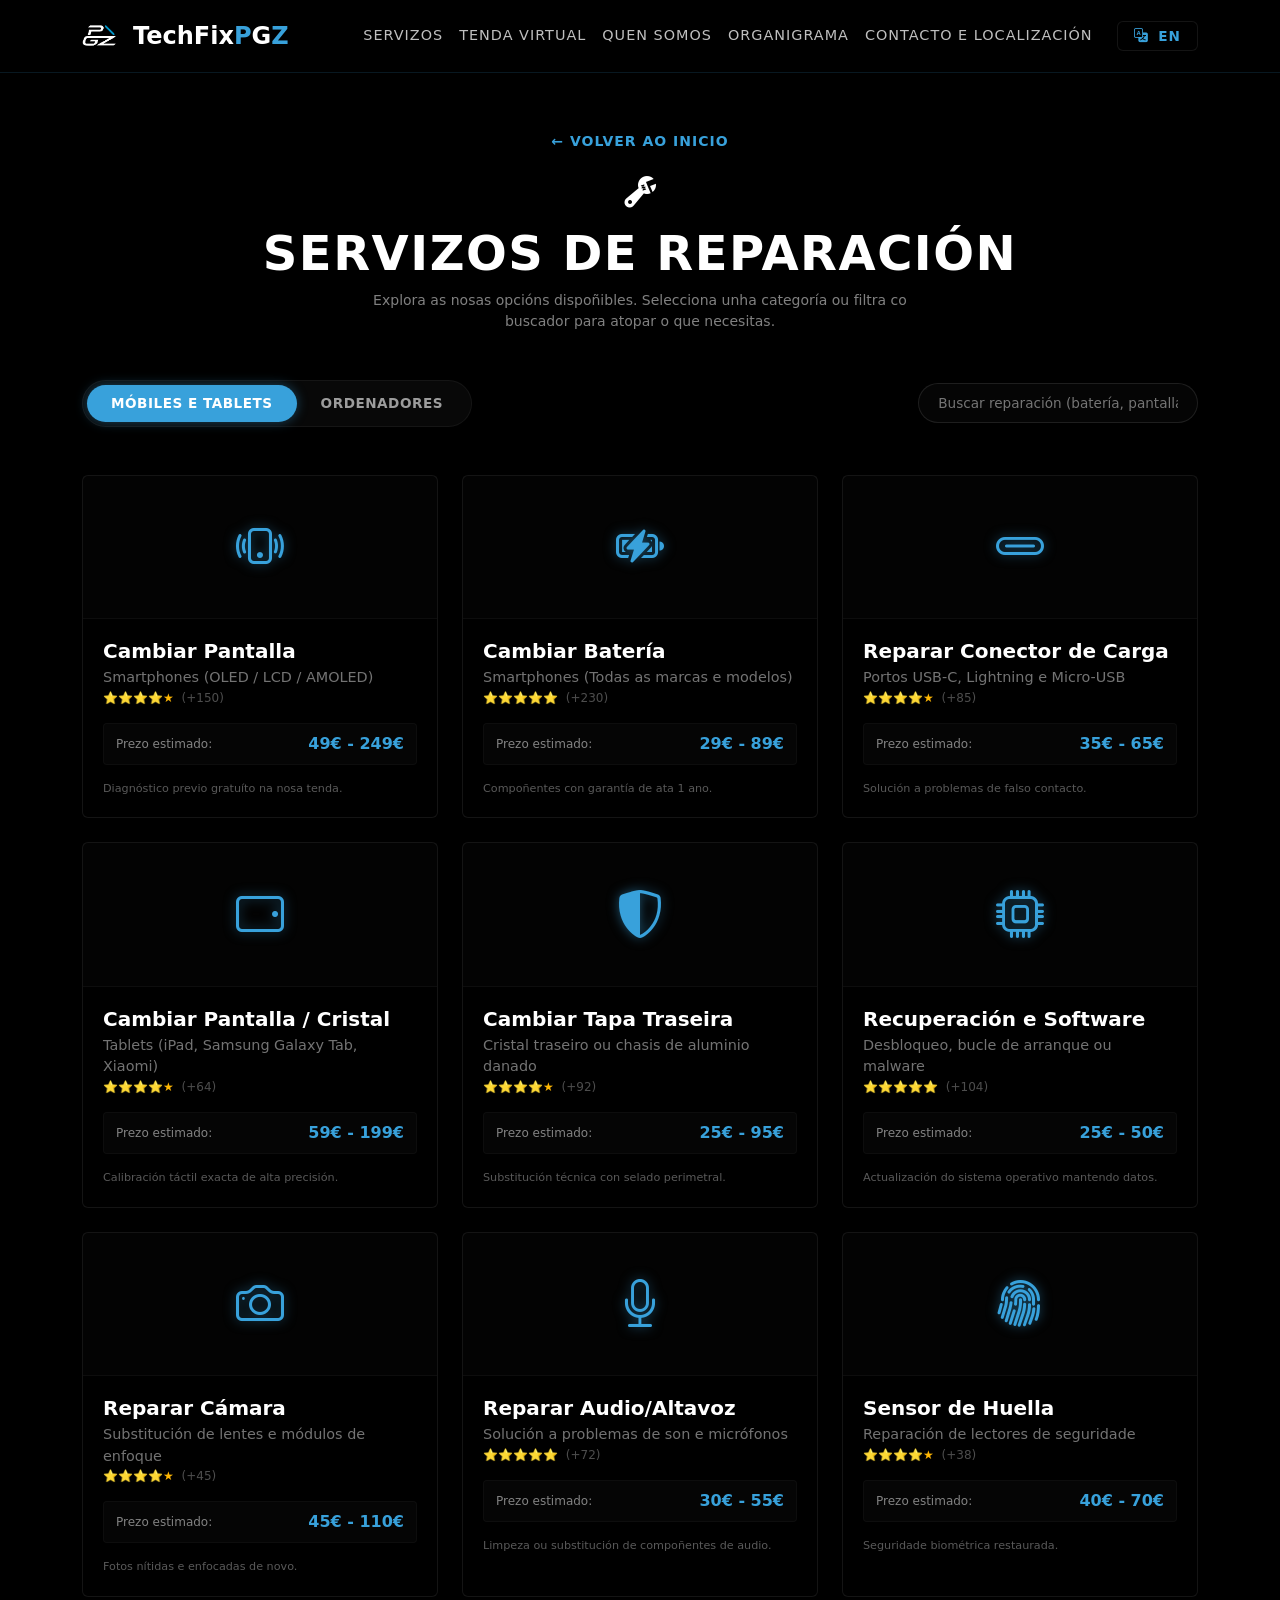
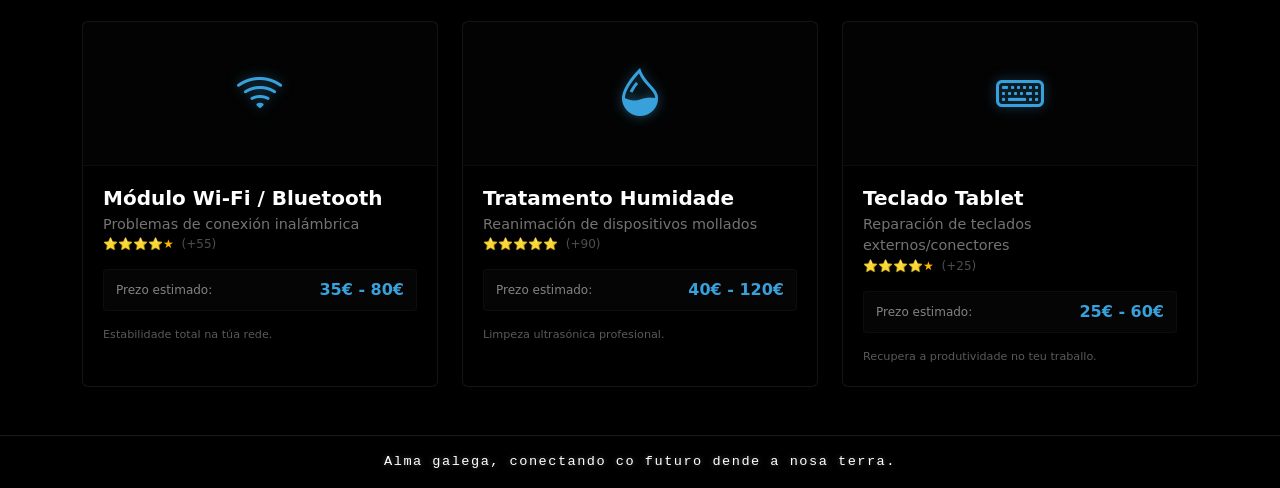
<file: reparacions.html>
<!DOCTYPE html>
<html lang="gl">
<head>
    <meta charset="UTF-8">
    <meta name="viewport" content="width=device-width, initial-scale=1.0">
    <title>TechFixPGZ - Reparacións</title>
    <link href="bootstrap.css" rel="stylesheet">
    <link rel="stylesheet" href="https://cdn.jsdelivr.net/npm/bootstrap-icons@1.11.3/font/bootstrap-icons.min.css">
    <link href="styles.css" rel="stylesheet">
    <link rel="icon" type="image/png" href="archivos/blanco_sin_fondo.png">
</head>
<body class="d-flex flex-column min-vh-100 bg-black text-white">
    <div class="page-transition-overlay" id="pageOverlay"></div>
    <div class="spinner-neon"></div>
    </div>
    <nav class="navbar navbar-expand-lg navbar-dark navbar-custom sticky-top m-0">
        <div class="container">
            <a class="navbar-brand d-flex align-items-center" href="index.html">
                <img src="archivos/blanco_sin_fondo.png" alt="💻" width="35" height="35"
                    class="me-3 d-inline-block align-text-top nav-logo-grey">
                <span class="fw-bold text-white fs-4">
                    TechFix<span style="color: #38a1db;">P</span>G<span style="color: #38a1db;">Z</span>
                </span>
            </a>
            <button class="navbar-toggler" type="button" data-bs-toggle="collapse" data-bs-target="#navbarNav"
                aria-controls="navbarNav" aria-expanded="false" aria-label="Toggle navigation">
                <span class="navbar-toggler-icon"></span>
            </button>
            <div class="collapse navbar-collapse" id="navbarNav">
                <ul class="navbar-nav ms-auto">
                    <li class="nav-item"><a class="nav-link" href="reparacions.html">Servizos</a></li>
                    <li class="nav-item"><a class="nav-link" href="catalogo.html">Tenda Virtual</a></li>
                    <li class="nav-item"><a class="nav-link" href="compromiso.html">Quen Somos</a></li>
                    <li class="nav-item"><a class="nav-link" href="organigrama.html">Organigrama</a></li>
                    <li class="nav-item"><a class="nav-link" href="contacto.html">Contacto e Localización</a></li>
                </ul>
            </div>
        </div>
    </nav>
    <main class="flex-grow-1">
        <header class="pt-5 pb-4 text-center">
            <div class="container py-2">
                <div class="mb-3">
                    <a href="index.html" class="text-decoration-none small"
                        style="color: #38a1db; letter-spacing: 1px; font-weight: 600;">
                        ← VOLVER AO INICIO
                    </a>
                </div>
                <div class="tech-icon mb-2">
                    <i class="bi bi-wrench-adjustable text-white fs-2"></i>
                </div>
                <h1 class="display-5 fw-bold text-white mb-2 text-uppercase tracking-wide">Servizos de Reparación</h1>
                <p class="text-light-muted col-lg-6 mx-auto small">Explora as nosas opcións dispoñibles. Selecciona unha
                    categoría ou filtra co buscador para atopar o que necesitas.</p>
            </div>
        </header>
        <section class="pb-5">
            <div class="container">
                <div class="d-flex flex-column flex-md-row justify-content-between align-items-center gap-3 mb-5">
                    <div class="tech-tabs">
                        <button class="tab-btn active" onclick="switchTab('mobiles')">Móbiles e Tablets</button>
                        <button class="tab-btn" onclick="switchTab('ordenadores')">Ordenadores</button>
                    </div>
                    <div class="search-wrapper">
                        <input type="text" id="techSearch" onkeyup="filterGrid()"
                            placeholder="Buscar reparación (batería, pantalla...)...">
                    </div>
                </div>
                <div class="row g-4" id="servicesGrid">
                    <div class="col-12 col-md-6 col-lg-4 repair-card-item" data-category="mobiles">
                        <div class="catalog-card" onclick="openDetails(this)">
                            <div class="catalog-img-wrapper"><i class="bi bi-phone-vibrate catalog-icon-minimal"></i>
                            </div>
                            <div class="catalog-body">
                                <h3 class="catalog-title">Cambiar Pantalla</h3>
                                <p class="catalog-subtitle">Smartphones (OLED / LCD / AMOLED)</p>
                                <div class="catalog-rating"><span class="stars">⭐⭐⭐⭐★</span> <span
                                        class="rating-count">(+150)</span></div>
                                <div class="catalog-price-box"><span class="price-label">Prezo estimado:</span><span
                                        class="price-value">49€ - 249€</span></div>
                                <p class="catalog-footer-text">Diagnóstico previo gratuíto na nosa tenda.</p>
                            </div>
                        </div>
                    </div>
                    <div class="col-12 col-md-6 col-lg-4 repair-card-item" data-category="mobiles">
                        <div class="catalog-card" onclick="openDetails(this)">
                            <div class="catalog-img-wrapper"><i class="bi bi-battery-charging catalog-icon-minimal"></i>
                            </div>
                            <div class="catalog-body">
                                <h3 class="catalog-title">Cambiar Batería</h3>
                                <p class="catalog-subtitle">Smartphones (Todas as marcas e modelos)</p>
                                <div class="catalog-rating"><span class="stars">⭐⭐⭐⭐⭐</span> <span
                                        class="rating-count">(+230)</span></div>
                                <div class="catalog-price-box"><span class="price-label">Prezo estimado:</span><span
                                        class="price-value">29€ - 89€</span></div>
                                <p class="catalog-footer-text">Compoñentes con garantía de ata 1 ano.</p>
                            </div>
                        </div>
                    </div>
                    <div class="col-12 col-md-6 col-lg-4 repair-card-item" data-category="mobiles">
                        <div class="catalog-card" onclick="openDetails(this)">
                            <div class="catalog-img-wrapper"><i class="bi bi-usb-c catalog-icon-minimal"></i></div>
                            <div class="catalog-body">
                                <h3 class="catalog-title">Reparar Conector de Carga</h3>
                                <p class="catalog-subtitle">Portos USB-C, Lightning e Micro-USB</p>
                                <div class="catalog-rating"><span class="stars">⭐⭐⭐⭐★</span> <span
                                        class="rating-count">(+85)</span></div>
                                <div class="catalog-price-box"><span class="price-label">Prezo estimado:</span><span
                                        class="price-value">35€ - 65€</span></div>
                                <p class="catalog-footer-text">Solución a problemas de falso contacto.</p>
                            </div>
                        </div>
                    </div>
                    <div class="col-12 col-md-6 col-lg-4 repair-card-item" data-category="mobiles">
                        <div class="catalog-card" onclick="openDetails(this)">
                            <div class="catalog-img-wrapper"><i class="bi bi-tablet-landscape catalog-icon-minimal"></i>
                            </div>
                            <div class="catalog-body">
                                <h3 class="catalog-title">Cambiar Pantalla / Cristal</h3>
                                <p class="catalog-subtitle">Tablets (iPad, Samsung Galaxy Tab, Xiaomi)</p>
                                <div class="catalog-rating"><span class="stars">⭐⭐⭐⭐★</span> <span
                                        class="rating-count">(+64)</span></div>
                                <div class="catalog-price-box"><span class="price-label">Prezo estimado:</span><span
                                        class="price-value">59€ - 199€</span></div>
                                <p class="catalog-footer-text">Calibración táctil exacta de alta precisión.</p>
                            </div>
                        </div>
                    </div>
                    <div class="col-12 col-md-6 col-lg-4 repair-card-item" data-category="mobiles">
                        <div class="catalog-card" onclick="openDetails(this)">
                            <div class="catalog-img-wrapper"><i class="bi bi-shield-shaded catalog-icon-minimal"></i>
                            </div>
                            <div class="catalog-body">
                                <h3 class="catalog-title">Cambiar Tapa Traseira</h3>
                                <p class="catalog-subtitle">Cristal traseiro ou chasis de aluminio danado</p>
                                <div class="catalog-rating"><span class="stars">⭐⭐⭐⭐★</span> <span
                                        class="rating-count">(+92)</span></div>
                                <div class="catalog-price-box"><span class="price-label">Prezo estimado:</span><span
                                        class="price-value">25€ - 95€</span></div>
                                <p class="catalog-footer-text">Substitución técnica con selado perimetral.</p>
                            </div>
                        </div>
                    </div>
                    <div class="col-12 col-md-6 col-lg-4 repair-card-item" data-category="mobiles">
                        <div class="catalog-card" onclick="openDetails(this)">
                            <div class="catalog-img-wrapper"><i class="bi bi-cpu catalog-icon-minimal"></i></div>
                            <div class="catalog-body">
                                <h3 class="catalog-title">Recuperación e Software</h3>
                                <p class="catalog-subtitle">Desbloqueo, bucle de arranque ou malware</p>
                                <div class="catalog-rating"><span class="stars">⭐⭐⭐⭐⭐</span> <span
                                        class="rating-count">(+104)</span></div>
                                <div class="catalog-price-box"><span class="price-label">Prezo estimado:</span><span
                                        class="price-value">25€ - 50€</span></div>
                                <p class="catalog-footer-text">Actualización do sistema operativo mantendo datos.</p>
                            </div>
                        </div>
                    </div>
                    <div class="col-12 col-md-6 col-lg-4 repair-card-item" data-category="mobiles">
                        <div class="catalog-card" onclick="openDetails(this)">
                            <div class="catalog-img-wrapper"><i class="bi bi-camera catalog-icon-minimal"></i></div>
                            <div class="catalog-body">
                                <h3 class="catalog-title">Reparar Cámara</h3>
                                <p class="catalog-subtitle">Substitución de lentes e módulos de enfoque</p>
                                <div class="catalog-rating"><span class="stars">⭐⭐⭐⭐★</span> <span
                                        class="rating-count">(+45)</span></div>
                                <div class="catalog-price-box"><span class="price-label">Prezo estimado:</span><span
                                        class="price-value">45€ - 110€</span></div>
                                <p class="catalog-footer-text">Fotos nítidas e enfocadas de novo.</p>
                            </div>
                        </div>
                    </div>
                    <div class="col-12 col-md-6 col-lg-4 repair-card-item" data-category="mobiles">
                        <div class="catalog-card" onclick="openDetails(this)">
                            <div class="catalog-img-wrapper"><i class="bi bi-mic catalog-icon-minimal"></i></div>
                            <div class="catalog-body">
                                <h3 class="catalog-title">Reparar Audio/Altavoz</h3>
                                <p class="catalog-subtitle">Solución a problemas de son e micrófonos</p>
                                <div class="catalog-rating"><span class="stars">⭐⭐⭐⭐⭐</span> <span
                                        class="rating-count">(+72)</span></div>
                                <div class="catalog-price-box"><span class="price-label">Prezo estimado:</span><span
                                        class="price-value">30€ - 55€</span></div>
                                <p class="catalog-footer-text">Limpeza ou substitución de compoñentes de audio.</p>
                            </div>
                        </div>
                    </div>
                    <div class="col-12 col-md-6 col-lg-4 repair-card-item" data-category="mobiles">
                        <div class="catalog-card" onclick="openDetails(this)">
                            <div class="catalog-img-wrapper"><i class="bi bi-fingerprint catalog-icon-minimal"></i>
                            </div>
                            <div class="catalog-body">
                                <h3 class="catalog-title">Sensor de Huella</h3>
                                <p class="catalog-subtitle">Reparación de lectores de seguridade</p>
                                <div class="catalog-rating"><span class="stars">⭐⭐⭐⭐★</span> <span
                                        class="rating-count">(+38)</span></div>
                                <div class="catalog-price-box"><span class="price-label">Prezo estimado:</span><span
                                        class="price-value">40€ - 70€</span></div>
                                <p class="catalog-footer-text">Seguridade biométrica restaurada.</p>
                            </div>
                        </div>
                    </div>
                    <div class="col-12 col-md-6 col-lg-4 repair-card-item" data-category="mobiles">
                        <div class="catalog-card" onclick="openDetails(this)">
                            <div class="catalog-img-wrapper"><i class="bi bi-wifi catalog-icon-minimal"></i></div>
                            <div class="catalog-body">
                                <h3 class="catalog-title">Módulo Wi-Fi / Bluetooth</h3>
                                <p class="catalog-subtitle">Problemas de conexión inalámbrica</p>
                                <div class="catalog-rating"><span class="stars">⭐⭐⭐⭐★</span> <span
                                        class="rating-count">(+55)</span></div>
                                <div class="catalog-price-box"><span class="price-label">Prezo estimado:</span><span
                                        class="price-value">35€ - 80€</span></div>
                                <p class="catalog-footer-text">Estabilidade total na túa rede.</p>
                            </div>
                        </div>
                    </div>
                    <div class="col-12 col-md-6 col-lg-4 repair-card-item" data-category="mobiles">
                        <div class="catalog-card" onclick="openDetails(this)">
                            <div class="catalog-img-wrapper"><i class="bi bi-droplet-half catalog-icon-minimal"></i>
                            </div>
                            <div class="catalog-body">
                                <h3 class="catalog-title">Tratamento Humidade</h3>
                                <p class="catalog-subtitle">Reanimación de dispositivos mollados</p>
                                <div class="catalog-rating"><span class="stars">⭐⭐⭐⭐⭐</span> <span
                                        class="rating-count">(+90)</span></div>
                                <div class="catalog-price-box"><span class="price-label">Prezo estimado:</span><span
                                        class="price-value">40€ - 120€</span></div>
                                <p class="catalog-footer-text">Limpeza ultrasónica profesional.</p>
                            </div>
                        </div>
                    </div>
                    <div class="col-12 col-md-6 col-lg-4 repair-card-item" data-category="mobiles">
                        <div class="catalog-card" onclick="openDetails(this)">
                            <div class="catalog-img-wrapper"><i class="bi bi-keyboard catalog-icon-minimal"></i></div>
                            <div class="catalog-body">
                                <h3 class="catalog-title">Teclado Tablet</h3>
                                <p class="catalog-subtitle">Reparación de teclados externos/conectores</p>
                                <div class="catalog-rating"><span class="stars">⭐⭐⭐⭐★</span> <span
                                        class="rating-count">(+25)</span></div>
                                <div class="catalog-price-box"><span class="price-label">Prezo estimado:</span><span
                                        class="price-value">25€ - 60€</span></div>
                                <p class="catalog-footer-text">Recupera a produtividade no teu traballo.</p>
                            </div>
                        </div>
                    </div>
                    <div class="col-12 col-md-6 col-lg-4 repair-card-item" data-category="ordenadores"
                        style="display: none;">
                        <div class="catalog-card" onclick="openDetails(this)">
                            <div class="catalog-img-wrapper"><i class="bi bi-laptop catalog-icon-minimal"></i></div>
                            <div class="catalog-body">
                                <h3 class="catalog-title">Cambiar Pantalla</h3>
                                <p class="catalog-subtitle">Portátiles (Calquera tamanho: 13" a 17.3")</p>
                                <div class="catalog-rating"><span class="stars">⭐⭐⭐⭐★</span> <span
                                        class="rating-count">(+43)</span></div>
                                <div class="catalog-price-box"><span class="price-label">Prezo estimado:</span><span
                                        class="price-value">79€ - 189€</span></div>
                                <p class="catalog-footer-text">Paneis LED de alta definición antirreflexos.</p>
                            </div>
                        </div>
                    </div>
                    <div class="col-12 col-md-6 col-lg-4 repair-card-item" data-category="ordenadores"
                        style="display: none;">
                        <div class="catalog-card" onclick="openDetails(this)">
                            <div class="catalog-img-wrapper"><i class="bi bi-snow catalog-icon-minimal"></i></div>
                            <div class="catalog-body">
                                <h3 class="catalog-title">Mantenemento Técnico</h3>
                                <p class="catalog-subtitle">Limpeza interna profunda + Pasta térmica</p>
                                <div class="catalog-rating"><span class="stars">⭐⭐⭐⭐⭐</span> <span
                                        class="rating-count">(+310)</span></div>
                                <div class="catalog-price-box"><span class="price-label">Prezo estimado:</span><span
                                        class="price-value">35€ - 55€</span></div>
                                <p class="catalog-footer-text">Evita sobrequecementos e mellora o rendemento.</p>
                            </div>
                        </div>
                    </div>
                    <div class="col-12 col-md-6 col-lg-4 repair-card-item" data-category="ordenadores"
                        style="display: none;">
                        <div class="catalog-card" onclick="openDetails(this)">
                            <div class="catalog-img-wrapper"><i class="bi bi-window-dash catalog-icon-minimal"></i>
                            </div>
                            <div class="catalog-body">
                                <h3 class="catalog-title">Instalar Sistema Operativo</h3>
                                <p class="catalog-subtitle">Windows/Linux, configuración e drivers</p>
                                <div class="catalog-rating"><span class="stars">⭐⭐⭐⭐★</span> <span
                                        class="rating-count">(+115)</span></div>
                                <div class="catalog-price-box"><span class="price-label">Prezo estimado:</span><span
                                        class="price-value">40€ - 60€</span></div>
                                <p class="catalog-footer-text">Inclúe optimización inicial e backup opcional.</p>
                            </div>
                        </div>
                    </div>
                    <div class="col-12 col-md-6 col-lg-4 repair-card-item" data-category="ordenadores"
                        style="display: none;">
                        <div class="catalog-card" onclick="openDetails(this)">
                            <div class="catalog-img-wrapper"><i class="bi bi-hdd-rack catalog-icon-minimal"></i></div>
                            <div class="catalog-body">
                                <h3 class="catalog-title">Cambiar / Ampliar Disco SSD</h3>
                                <p class="catalog-subtitle">Mellora de velocidade extrema (Torres/Portátiles)</p>
                                <div class="catalog-rating"><span class="stars">⭐⭐⭐⭐⭐</span> <span
                                        class="rating-count">(+180)</span></div>
                                <div class="catalog-price-box"><span class="price-label">Prezo estimado:</span><span
                                        class="price-value">45€ - 149€</span></div>
                                <p class="catalog-footer-text">Multiplica por 10 a velocidade do teu vello ordenador.
                                </p>
                            </div>
                        </div>
                    </div>
                    <div class="col-12 col-md-6 col-lg-4 repair-card-item" data-category="ordenadores"
                        style="display: none;">
                        <div class="catalog-card" onclick="openDetails(this)">
                            <div class="catalog-img-wrapper"><i class="bi bi-moisture catalog-icon-minimal"></i></div>
                            <div class="catalog-body">
                                <h3 class="catalog-title">Reparación por Líquidos</h3>
                                <p class="catalog-subtitle">Limpeza por ultrasonidos de placas molladas</p>
                                <div class="catalog-rating"><span class="stars">⭐⭐⭐⭐★</span> <span
                                        class="rating-count">(+52)</span></div>
                                <div class="catalog-price-box"><span class="price-label">Prezo estimado:</span><span
                                        class="price-value">60€ - 120€</span></div>
                                <p class="catalog-footer-text">Tratamento químico contra a corrosión interna.</p>
                            </div>
                        </div>
                    </div>
                    <div class="col-12 col-md-6 col-lg-4 repair-card-item" data-category="ordenadores"
                        style="display: none;">
                        <div class="catalog-card" onclick="openDetails(this)">
                            <div class="catalog-img-wrapper"><i class="bi bi-plug catalog-icon-minimal"></i></div>
                            <div class="catalog-body">
                                <h3 class="catalog-title">Reparar Fonte de Alimentación</h3>
                                <p class="catalog-subtitle">O PC non acende ou apágase de forma repentina</p>
                                <div class="catalog-rating"><span class="stars">⭐⭐⭐⭐⭐</span> <span
                                        class="rating-count">(+78)</span></div>
                                <div class="catalog-price-box"><span class="price-label">Prezo estimado:</span><span
                                        class="price-value">45€ - 95€</span></div>
                                <p class="catalog-footer-text">Substitución de compoñentes con certificado de enerxía.
                                </p>
                            </div>
                        </div>
                    </div>
                    <div class="col-12 col-md-6 col-lg-4 repair-card-item" data-category="ordenadores"
                        style="display: none;">
                        <div class="catalog-card" onclick="openDetails(this)">
                            <div class="catalog-img-wrapper"><i class="bi bi-gpu-card catalog-icon-minimal"></i></div>
                            <div class="catalog-body">
                                <h3 class="catalog-title">Reparar Tarxeta Gráfica</h3>
                                <p class="catalog-subtitle">Reballing e reparación de soldaduras</p>
                                <div class="catalog-rating"><span class="stars">⭐⭐⭐⭐★</span> <span
                                        class="rating-count">(+68)</span></div>
                                <div class="catalog-price-box"><span class="price-label">Prezo estimado:</span><span
                                        class="price-value">80€ - 250€</span></div>
                                <p class="catalog-footer-text">Solución para problemas de vídeo e artifacts.</p>
                            </div>
                        </div>
                    </div>
                    <div class="col-12 col-md-6 col-lg-4 repair-card-item" data-category="ordenadores"
                        style="display: none;">
                        <div class="catalog-card" onclick="openDetails(this)">
                            <div class="catalog-img-wrapper"><i class="bi bi-memory catalog-icon-minimal"></i></div>
                            <div class="catalog-body">
                                <h3 class="catalog-title">Ampliación de RAM</h3>
                                <p class="catalog-subtitle">Mellora de memoria para alto rendemento</p>
                                <div class="catalog-rating"><span class="stars">⭐⭐⭐⭐⭐</span> <span
                                        class="rating-count">(+210)</span></div>
                                <div class="catalog-price-box"><span class="price-label">Prezo estimado:</span><span
                                        class="price-value">30€ - 90€</span></div>
                                <p class="catalog-footer-text">Multitarea sen ralentizacións.</p>
                            </div>
                        </div>
                    </div>
                    <div class="col-12 col-md-6 col-lg-4 repair-card-item" data-category="ordenadores"
                        style="display: none;">
                        <div class="catalog-card" onclick="openDetails(this)">
                            <div class="catalog-img-wrapper"><i class="bi bi-fan catalog-icon-minimal"></i></div>
                            <div class="catalog-body">
                                <h3 class="catalog-title">Cambiar Ventilador</h3>
                                <p class="catalog-subtitle">Eliminación de ruídos e sobrequecemento</p>
                                <div class="catalog-rating"><span class="stars">⭐⭐⭐⭐★</span> <span
                                        class="rating-count">(+140)</span></div>
                                <div class="catalog-price-box"><span class="price-label">Prezo estimado:</span><span
                                        class="price-value">25€ - 65€</span></div>
                                <p class="catalog-footer-text">Fluxo de aire óptimo para o teu equipo.</p>
                            </div>
                        </div>
                    </div>
                    <div class="col-12 col-md-6 col-lg-4 repair-card-item" data-category="ordenadores"
                        style="display: none;">
                        <div class="catalog-card" onclick="openDetails(this)">
                            <div class="catalog-img-wrapper"><i class="bi bi-virus catalog-icon-minimal"></i></div>
                            <div class="catalog-body">
                                <h3 class="catalog-title">Limpeza de Malware</h3>
                                <p class="catalog-subtitle">Eliminación de virus, troyanos e adware</p>
                                <div class="catalog-rating"><span class="stars">⭐⭐⭐⭐⭐</span> <span
                                        class="rating-count">(+190)</span></div>
                                <div class="catalog-price-box"><span class="price-label">Prezo estimado:</span><span
                                        class="price-value">30€ - 50€</span></div>
                                <p class="catalog-footer-text">Navegación segura e sen ameazas.</p>
                            </div>
                        </div>
                    </div>
                    <div class="col-12 col-md-6 col-lg-4 repair-card-item" data-category="ordenadores"
                        style="display: none;">
                        <div class="catalog-card" onclick="openDetails(this)">
                            <div class="catalog-img-wrapper"><i
                                    class="bi bi-file-earmark-lock catalog-icon-minimal"></i></div>
                            <div class="catalog-body">
                                <h3 class="catalog-title">Recuperación de Datos</h3>
                                <p class="catalog-subtitle">Recuperación de ficheiros borrados ou discos danados</p>
                                <div class="catalog-rating"><span class="stars">⭐⭐⭐⭐★</span> <span
                                        class="rating-count">(+95)</span></div>
                                <div class="catalog-price-box"><span class="price-label">Prezo estimado:</span><span
                                        class="price-value">50€ - 300€</span></div>
                                <p class="catalog-footer-text">Intentamos recuperar os teus documentos vitais.</p>
                            </div>
                        </div>
                    </div>
                    <div class="col-12 col-md-6 col-lg-4 repair-card-item" data-category="ordenadores"
                        style="display: none;">
                        <div class="catalog-card" onclick="openDetails(this)">
                            <div class="catalog-img-wrapper"><i class="bi bi-battery-full catalog-icon-minimal"></i>
                            </div>
                            <div class="catalog-body">
                                <h3 class="catalog-title">Batería de Portátil</h3>
                                <p class="catalog-subtitle">Substitución de baterías vellas ou hinchadas</p>
                                <div class="catalog-rating"><span class="stars">⭐⭐⭐⭐⭐</span> <span
                                        class="rating-count">(+110)</span></div>
                                <div class="catalog-price-box"><span class="price-label">Prezo estimado:</span><span
                                        class="price-value">40€ - 110€</span></div>
                                <p class="catalog-footer-text">Gañando autonomía e horas de traballo.</p>
                            </div>
                        </div>
                    </div>
                </div>
                <div id="noResults" class="text-center mt-5 text-light-muted small" style="display: none;">
                    Non se atoparon servizos correspondentes coa túa busca. Contacta connosco.
                </div>

            </div>
        </section>
    </main>
    <div class="modal fade" id="repairModal" tabindex="-1" aria-labelledby="repairModalLabel" aria-hidden="true">
        <div class="modal-dialog modal-dialog-centered">
            <div class="modal-content custom-modal-content" id="modalDynamicContent">
            </div>
        </div>
    </div>
    <div class="toast-container position-fixed bottom-0 end-0 p-3" style="z-index: 1055;">
        <div id="techToast" class="toast custom-toast" role="alert" aria-live="assertive" aria-atomic="true"
            data-bs-delay="6000">
            <div class="toast-header border-0 bg-transparent text-white pb-0 justify-content-between">
                <div class="d-flex align-items-center gap-2">
                    <i class="bi bi-check-circle-fill"
                        style="color: #38a1db; filter: drop-shadow(0 0 4px #38a1db);"></i>
                    <strong class="me-auto text-uppercase tracking-wide"
                        style="font-size: 0.75rem; letter-spacing: 1px;">Solicitude Completada</strong>
                </div>
                <button type="button" class="btn-close btn-close-white small" data-bs-dismiss="toast"
                    aria-label="Close"></button>
            </div>
            <div class="toast-body text-light-muted" id="toastMessage"></div>
        </div>
    </div>
    <footer class="text-center py-3 mt-auto"
        style="background-color: #000000 !important; border-top: 1px solid #1a1a1a !important;">
        <div class="container">
            <p class="m-0 text-white tracking-wide font-monospace"
                style="text-shadow: 0 0 5px rgba(255,255,255,0.3); font-size: 0.85rem;">
                Alma galega, conectando co futuro dende a nosa terra.
            </p>
        </div>
    </footer>
    <script src="https://cdn.jsdelivr.net/npm/bootstrap@5.3.2/dist/js/bootstrap.bundle.min.js"></script>
    <script src="translator.js"></script>
    <script>
        let currentCategory = 'mobiles';
        let myModal;
        let selectedService = {};
        document.addEventListener("DOMContentLoaded", function () {
            myModal = new bootstrap.Modal(document.getElementById('repairModal'));
            const overlay = document.getElementById('pageOverlay');
            setTimeout(() => {
                overlay.classList.add('fade-out');
            }, 100);
        });
        function switchTab(category) {
            currentCategory = category;
            const buttons = document.querySelectorAll('.tab-btn');
            buttons.forEach(btn => btn.classList.remove('active'));
            event.currentTarget.classList.add('active');
            document.getElementById('techSearch').value = '';
            runFiltering();
        }
        function filterGrid() { runFiltering(); }
        function runFiltering() {
            const query = document.getElementById('techSearch').value.toLowerCase();
            const cards = document.querySelectorAll('.repair-card-item');
            let visibleCounter = 0;
            cards.forEach(card => {
                const cardCategory = card.getAttribute('data-category');
                const textContent = card.textContent.toLowerCase();
                if (cardCategory === currentCategory && textContent.includes(query)) {
                    card.style.display = 'block';
                    visibleCounter++;
                } else {
                    card.style.display = 'none';
                }
            });
            document.getElementById('noResults').style.display = visibleCounter > 0 ? 'none' : 'block';
        }
        // PASO 1: Ficha técnica do servizo e configuración rápida
        function openDetails(cardElement) {
            selectedService = {
                title: cardElement.querySelector('.catalog-title').innerText,
                subtitle: cardElement.querySelector('.catalog-subtitle').innerText,
                price: cardElement.querySelector('.price-value').innerText,
                ratingHTML: cardElement.querySelector('.catalog-rating').innerHTML,
                iconClass: cardElement.querySelector('.catalog-icon-minimal').className
            };
            renderModalStep1();
            myModal.show();
        }
        function renderModalStep1() {
            const container = document.getElementById('modalDynamicContent');
            container.innerHTML = `
                <div class="modal-header border-0 pb-0">
                    <button type="button" class="btn-close btn-close-white" data-bs-dismiss="modal" aria-label="Close"></button>
                </div>
                <div class="modal-body pt-0 text-center entry-fade">
                    <div class="modal-img-container mb-3">
                        <i class="${selectedService.iconClass}" style="font-size: 2rem; color: #38a1db; filter: drop-shadow(0 0 8px rgba(56, 161, 219, 0.85));"></i>
                    </div>
                    <h2 class="h4 fw-bold text-white mb-1">${selectedService.title}</h2>
                    <p class="text-muted small mb-3">${selectedService.subtitle}</p>
                    <div class="mb-3 small">${selectedService.ratingHTML}</div>
                    
                    <div class="modal-price-display py-2 px-3 mb-4">
                        <span class="d-block text-uppercase small text-muted" style="font-size: 0.7rem; letter-spacing: 0.5px;">Orzamento Base Estimado</span>
                        <span class="fs-3 fw-extrabold text-white">${selectedService.price}</span>
                    </div>

                    <div class="text-start mb-4">
                        <label class="form-label text-white small fw-bold text-uppercase mb-2" style="letter-spacing: 0.5px;">Configura a túa solicitude:</label>
                        <div class="form-check custom-check mb-2">
                            <input class="form-check-input" type="checkbox" id="checkExpress">
                            <label class="form-check-input-label text-light-muted small" for="checkExpress">
                                <strong>Servizo Urxente Exprés (+20€)</strong><br>
                                <span class="text-muted" style="font-size: 0.75rem;">Reparación prioritaria en menos de 2 horas.</span>
                            </label>
                        </div>
                        <div class="form-check custom-check">
                            <input class="form-check-input" type="checkbox" id="checkEnvio">
                            <label class="form-check-input-label text-light-muted small" for="checkEnvio">
                                <strong>Recollida e envío a domicilio (+9.95€)</strong><br>
                                <span class="text-muted" style="font-size: 0.75rem;">Recollida na túa casa en calquera punto de Galicia.</span>
                            </label>
                        </div>
                    </div>

                    <button type="button" class="btn btn-action-tech w-100 py-2 fw-bold text-uppercase" onclick="confirmService()">
                        Solicitar Cita / Orzamento
                    </button>
                </div>
            `;
        }
        // PASO 2: Mutación del modal para solicitar datos de contacto y detalles del producto
        function confirmService() {
            selectedService.express = document.getElementById('checkExpress').checked ? "con Servizo Exprés" : "estándar";
            selectedService.envio = document.getElementById('checkEnvio').checked ? "e recollida na casa." : "con entrega física en tenda.";
            const container = document.getElementById('modalDynamicContent');
            container.innerHTML = `
        <div class="modal-header border-0 pb-0">
            <button type="button" class="btn-close btn-close-white" data-bs-dismiss="modal" aria-label="Close"></button>
        </div>
        <div class="modal-body pt-0 entry-fade">
            <div class="text-center mb-4">
                <h3 class="h5 fw-bold text-white mb-1 text-uppercase tracking-wide">Datos e Produto</h3>
                <p class="text-muted small m-0">Indícanos os datos do equipo e o problema.</p>
            </div>
            <form id="techContactForm" onsubmit="sendContactData(event)">
                <div class="mb-2">
                    <label for="deviceModel" class="form-label tech-form-label">Marca e Modelo *</label>
                    <input type="text" class="form-control tech-input" id="deviceModel" required placeholder="Ex: iPhone 13, Samsung S22...">
                </div>
                <div class="mb-3">
                    <label for="deviceIssue" class="form-label tech-form-label">Describe o problema *</label>
                    <textarea class="form-control tech-input" id="deviceIssue" required rows="2" placeholder="Ex: A pantalla non acende..."></textarea>
                </div>
                <div class="mb-2">
                    <label for="clientName" class="form-label tech-form-label">Nome completo *</label>
                    <input type="text" class="form-control tech-input" id="clientName" required>
                </div>
                <div class="mb-3">
                    <label for="clientPhone" class="form-label tech-form-label">Teléfono *</label>
                    <input type="tel" class="form-control tech-input" id="clientPhone" required>
                </div>
                <div class="d-flex gap-2">
                    <button type="button" class="btn btn-action-tech py-2 px-3 m-0" style="width: auto;" onclick="renderModalStep1()">
                        <i class="bi bi-arrow-left"></i>
                    </button>
                    <button type="submit" class="btn btn-action-tech flex-grow-1 py-2 fw-bold text-uppercase">
                        Confirmar
                    </button>
                </div>
            </form>
        </div>
    `;
        }
        // PASO 3: Lanzamento final da notificación con a nova información
        function sendContactData(event) {
            event.preventDefault();
            const userName = document.getElementById('clientName').value;
            const model = document.getElementById('deviceModel').value;
            const issue = document.getElementById('deviceIssue').value;
            const toastContent = `
        <p class="mb-2 text-white">Grazas, <strong>${userName}</strong>!</p>
        <p class="mb-2 text-white">Recibimos a solicitude para: <strong>${model}</strong>.</p>
        <p class="mb-2 text-white">Problema: <em>${issue}</em></p>
        <p class="m-0" style="font-size: 0.8rem; color: #38a1db; font-weight: 600;">Un técnico revisará o teu caso en breve.</p>
    `;
            document.getElementById('toastMessage').innerHTML = toastContent;
            myModal.hide();
            const toastElement = document.getElementById('techToast');
            const bootstrapToast = bootstrap.Toast.getOrCreateInstance(toastElement);
            bootstrapToast.show();
        }
    </script>
</body>
</html>
</file>
<file: styles.css>
*{
    user-select: none;
}

/* ==========================================================================
   ESTILOS GENERALES Y RESETS BASE (ESTILO NEÓN CYBERPUNK)
   ========================================================================== */
body {
    background-color: #000000 !important;
    color: #ffffff !important;
    font-family: system-ui, -apple-system, sans-serif;
    overflow-x: hidden;
    animation: fadeInContent 0.4s ease-out;
}

@keyframes fadeInContent {
    from { opacity: 0; transform: scale(0.99); }
    to { opacity: 1; transform: scale(1); }
}

/* Navbar Personalizada */
.navbar-custom {
    background-color: #000000 !important;
    border-bottom: 1px solid rgba(56, 161, 219, 0.15) !important;
    padding: 0.8rem 0;
}

.navbar-custom .nav-link {
    color: rgba(255, 255, 255, 0.75) !important;
    font-size: 0.9rem;
    text-transform: uppercase;
    letter-spacing: 1px;
    font-weight: 500;
    transition: color 0.2s ease;
}

.navbar-custom .nav-link:hover {
    color: #38a1db !important;
    text-shadow: 0 0 8px rgba(56, 161, 219, 0.6);
}

/* ==========================================================================
   TARXETAS MENÚ PRINCIPAL (INDEX.HTML) - CONTROL ABSOLUTO DE FONDOS
   ========================================================================== */
.max-width-menu {
    max-width: 950px;
}

.card-custom {
    background-color: #000000 !important; 
    border: 1px solid rgba(56, 161, 219, 0.3) !important;
    border-radius: 8px !important;
    padding: 2.5rem 1.5rem !important;
    min-height: 180px;
    display: flex !important;
    flex-direction: column !important;
    justify-content: center !important;
    align-items: center !important;
    transition: all 0.3s cubic-bezier(0.25, 0.8, 0.25, 1) !important;
    cursor: pointer;
}

.menu-icon-wrapper i {
    font-size: 2.5rem;
    color: #38a1db;
    filter: drop-shadow(0 0 5px rgba(56, 161, 219, 0.5));
    transition: all 0.3s ease;
    background: transparent !important;
}

.menu-link-text {
    color: #ffffff !important;
    font-size: 0.95rem;
    font-weight: 500;
    letter-spacing: 0.5px;
    transition: color 0.3s ease;
}

.card-link-wrapper:hover .card-custom {
    transform: translateY(-5px) !important;
    border-color: #38a1db !important;
    box-shadow: 0 0 25px rgba(56, 161, 219, 0.55), inset 0 0 10px rgba(56, 161, 219, 0.15) !important;
}

.card-link-wrapper:hover .menu-icon-wrapper i {
    color: #ffffff;
    filter: drop-shadow(0 0 10px #38a1db);
    transform: scale(1.1);
}

.card-link-wrapper:hover .menu-link-text {
    color: #38a1db !important;
}

/* ==========================================================================
   CATÁLOGO DE SERVIZOS DE REPARACIÓN (REPARACIONS.HTML)
   ========================================================================== */
.tech-tabs {
    background: rgba(255, 255, 255, 0.03);
    padding: 4px;
    border-radius: 30px;
    border: 1px solid rgba(255, 255, 255, 0.05);
    display: inline-flex;
}

.tab-btn {
    background: transparent;
    border: none;
    color: rgba(255, 255, 255, 0.6);
    padding: 0.5rem 1.5rem;
    border-radius: 25px;
    font-size: 0.85rem;
    font-weight: 600;
    text-transform: uppercase;
    letter-spacing: 0.5px;
    transition: all 0.2s ease;
}

.tab-btn.active {
    background-color: #38a1db;
    color: #ffffff;
    box-shadow: 0 0 12px rgba(56, 161, 219, 0.4);
}

.search-wrapper input {
    background-color: rgba(255, 255, 255, 0.02) !important;
    border: 1px solid rgba(255, 255, 255, 0.1) !important;
    color: #ffffff !important;
    padding: 0.55rem 1.2rem;
    border-radius: 30px;
    font-size: 0.85rem;
    width: 280px;
    transition: all 0.25s ease;
}

.search-wrapper input:focus {
    outline: none;
    border-color: #38a1db !important;
    box-shadow: 0 0 12px rgba(56, 161, 219, 0.3);
    background-color: rgba(0, 0, 0, 0.8) !important;
}

.catalog-card {
    background-color: #000000 !important;
    border: 1px solid rgba(255, 255, 255, 0.08) !important;
    border-radius: 6px;
    height: 100%;
    display: flex;
    flex-direction: column;
    cursor: pointer;
    transition: all 0.25s ease-in-out;
}

.catalog-card:hover {
    border-color: #38a1db !important;
    box-shadow: 0 0 20px rgba(56, 161, 219, 0.25);
    transform: translateY(-3px);
}

.catalog-img-wrapper {
    background-color: rgba(255, 255, 255, 0.01) !important;
    border-bottom: 1px solid rgba(255, 255, 255, 0.04);
    padding: 2.2rem 1rem !important;
    text-align: center;
    display: flex;
    justify-content: center;
    align-items: center;
}

.catalog-icon-minimal {
    font-size: 3rem;
    color: #38a1db;
    filter: drop-shadow(0 0 6px rgba(56, 161, 219, 0.5));
    transition: all 0.25s ease-in-out;
    background: transparent !important;
}

.catalog-card:hover .catalog-icon-minimal {
    color: #ffffff;
    filter: drop-shadow(0 0 12px rgba(56, 161, 219, 0.8));
    transform: scale(1.06);
}

.catalog-body {
    padding: 1.25rem;
    display: flex;
    flex-direction: column;
    flex-grow: 1;
}

.catalog-title {
    font-size: 1.1rem;
    font-weight: 600;
    color: #ffffff;
    margin-bottom: 0.25rem;
}

.catalog-subtitle {
    font-size: 0.8rem;
    color: rgba(255, 255, 255, 0.45);
    margin-bottom: 1rem;
}

.catalog-rating { font-size: 0.75rem; margin-bottom: 1rem; }
.catalog-rating .stars { color: #ffb703; }
.catalog-rating .rating-count { color: rgba(255, 255, 255, 0.3); margin-left: 4px; }

.catalog-price-box {
    background: rgba(255, 255, 255, 0.02);
    border-radius: 4px;
    padding: 0.5rem 0.75rem;
    display: flex;
    justify-content: space-between;
    align-items: center;
    margin-bottom: 1rem;
    border: 1px solid rgba(255, 255, 255, 0.03);
}

.price-label { font-size: 0.75rem; color: rgba(255, 255, 255, 0.5); }
.price-value { font-size: 1rem; font-weight: 700; color: #38a1db; }
.catalog-footer-text { font-size: 0.7rem; color: rgba(255, 255, 255, 0.35); margin: 0; }

/* ==========================================================================
   MODALES Y BOTÓN MINIMALISTA (ESTILO IMAGE_872662.PNG)
   ========================================================================== */
.custom-modal-content {
    background-color: #0b0b0c !important;
    border: 1px solid rgba(56, 161, 219, 0.3) !important;
    border-radius: 12px !important;
    padding: 1rem;
}

.modal-img-container {
    background-color: rgba(255, 255, 255, 0.02) !important;
    border: 1px solid rgba(255, 255, 255, 0.08) !important;
    width: 75px;
    height: 75px;
    border-radius: 50%;
    margin: 0 auto;
    display: flex;
    justify-content: center;
    align-items: center;
}

.modal-price-display {
    background: rgba(255, 255, 255, 0.02);
    border: 1px solid rgba(255, 255, 255, 0.08);
    border-radius: 6px;
}

.custom-check {
    background: rgba(255, 255, 255, 0.01);
    border: 1px solid rgba(255, 255, 255, 0.04);
    padding: 0.75rem 0.75rem 0.75rem 2.2rem !important;
    border-radius: 6px;
    transition: all 0.2s ease;
}

.custom-check:hover {
    background: rgba(255, 255, 255, 0.03);
    border-color: rgba(56, 161, 219, 0.2);
}

.custom-check .form-check-input:checked {
    background-color: #38a1db;
    border-color: #38a1db;
    box-shadow: 0 0 8px rgba(56, 161, 219, 0.5);
}

/* BOTÓN ESTILO SOLICITADO */
.btn-action-tech {
    background-color: #000000 !important; 
    color: #38a1db !important; 
    border: 1px solid rgba(255, 255, 255, 0.08) !important; 
    border-radius: 6px !important;
    letter-spacing: 1px;
    font-size: 0.85rem;
    font-weight: 700 !important; 
    text-transform: uppercase;
    transition: all 0.25s ease-in-out !important;
    box-shadow: none;
}

.btn-action-tech:hover {
    background-color: rgba(56, 161, 219, 0.05) !important; 
    border-color: #38a1db !important; 
    color: #ffffff !important; 
    box-shadow: 0 0 15px rgba(56, 161, 219, 0.4), inset 0 0 8px rgba(56, 161, 219, 0.1) !important; 
}

/* ==========================================================================
   ELEMENTOS NUEVOS DEL FORMULARIO DE CONTACTO DINÁMICO
   ========================================================================== */
.tech-form-label {
    font-size: 0.75rem;
    text-transform: uppercase;
    letter-spacing: 0.5px;
    color: rgba(255, 255, 255, 0.6);
    font-weight: 600;
}

.tech-input {
    background-color: #000000 !important;
    border: 1px solid rgba(255, 255, 255, 0.08) !important;
    color: #ffffff !important;
    font-size: 0.85rem;
    padding: 0.6rem 0.75rem;
    border-radius: 6px;
    transition: all 0.2s ease-in-out;
}

.tech-input:focus {
    outline: none;
    border-color: #38a1db !important;
    box-shadow: 0 0 10px rgba(56, 161, 219, 0.25);
}

.tech-input::placeholder {
    color: rgba(255, 255, 255, 0.2);
}

/* Animacións de entrada suaves para os cambios de pantalla */
.entry-fade {
    animation: stepEnter 0.25s ease-out forwards;
}

@keyframes stepEnter {
    from { opacity: 0; transform: translateY(8px); }
    to { opacity: 1; transform: translateY(0); }
}

/* ==========================================================================
   NOTIFICACIÓN FLOTANTE INTEGRADA (TOAST CYBERPUNK - RELEVO DE ALERTA)
   ========================================================================== */
.custom-toast {
    background-color: #0b0b0c !important; 
    border: 1px solid rgba(56, 161, 219, 0.4) !important; 
    border-radius: 8px !important;
    box-shadow: 0 0 20px rgba(56, 161, 219, 0.25) !important; 
    transition: all 0.3s ease-in-out;
}

.custom-toast .toast-body {
    padding: 1rem !important;
    font-size: 0.85rem;
    line-height: 1.4;
}

.toast.showing {
    animation: toastFadeIn 0.35s cubic-bezier(0.25, 0.8, 0.25, 1) forwards;
}

@keyframes toastFadeIn {
    from { opacity: 0; transform: translateY(20px) scale(0.95); }
    to { opacity: 1; transform: translateY(0) scale(1); }
}

/* PANTALLA DE TRANSICIÓN GLOBAL */
.page-transition-overlay {
    position: fixed;
    top: 0;
    left: 0;
    width: 100vw;
    height: 100vh;
    background-color: #000000; /* Fondo negro absoluto */
    z-index: 9999;
    opacity: 1;
    visibility: visible;
    transition: opacity 0.8s ease-in-out, visibility 0.8s;
    pointer-events: none; /* Asegura que no bloquee clics una vez invisible */
}

/* Estado de desvanecimiento */
.page-transition-overlay.fade-out {
    opacity: 0;
    visibility: hidden;
}

/* Animación de los elementos al entrar */
.entry-fade {
    animation: fadeIn 0.6s ease-out forwards;
}

@keyframes fadeIn {
    from { opacity: 0; transform: translateY(10px); }
    to { opacity: 1; transform: translateY(0); }
}

.text-light-muted { color: rgba(255, 255, 255, 0.5) !important; }
.tracking-wide { letter-spacing: 1.5px; }

/* Animación de parpadeo neón */
.neon-flicker {
    animation: flicker 3s infinite alternate;
}


/* Colores base */
.flicker-blue { color: #38a1db !important; }
.flicker-white { color: #ffffff !important; }

/* Animaciones ligeramente más pausadas */
.neon-p { animation: flicker-p 1.6s infinite alternate; }
.neon-g { animation: flicker-g 1.9s infinite alternate; }
.neon-z { animation: flicker-z 1.7s infinite alternate; }

/* Efecto de parpadeo realista */
@keyframes flicker-p {
    0%, 19%, 21%, 53%, 55%, 100% { text-shadow: 0 0 6px #38a1db, 0 0 12px #38a1db; opacity: 1; }
    20%, 54% { text-shadow: none; opacity: 0.2; }
}

@keyframes flicker-g {
    0%, 15%, 17%, 55%, 57%, 100% { text-shadow: 0 0 6px #ffffff, 0 0 12px #ffffff; opacity: 1; }
    16%, 56% { text-shadow: none; opacity: 0.2; }
}

@keyframes flicker-z {
    0%, 25%, 27%, 60%, 62%, 100% { text-shadow: 0 0 6px #38a1db, 0 0 12px #38a1db; opacity: 1; }
    26%, 61% { text-shadow: none; opacity: 0.2; }
}

.card {
    transition: transform 0.3s ease, border-color 0.3s ease;
}

.card:hover {
    border-color: #38a1db !important;
    transform: translateY(-5px);
    box-shadow: 0 0 15px rgba(56, 161, 219, 0.2);
}

.btn-outline-primary {
    border-color: #38a1db;
    color: #38a1db;
}

.btn-outline-primary:hover {
    background-color: #38a1db;
    color: #fff;
}

.catalog-card {
    cursor: pointer;
    position: relative;
    z-index: 10; /* Asegura que a tarxeta estea por encima doutras capas */
    transition: transform 0.2s ease;
}

.catalog-card:hover {
    transform: scale(1.02);
    border: 1px solid #38a1db;
}

.catalog-title {
    font-size: 1.25rem;
    margin-bottom: 0.25rem;
}

.catalog-subtitle {
    font-size: 0.9rem;
    margin-bottom: 0;
}
</file>
